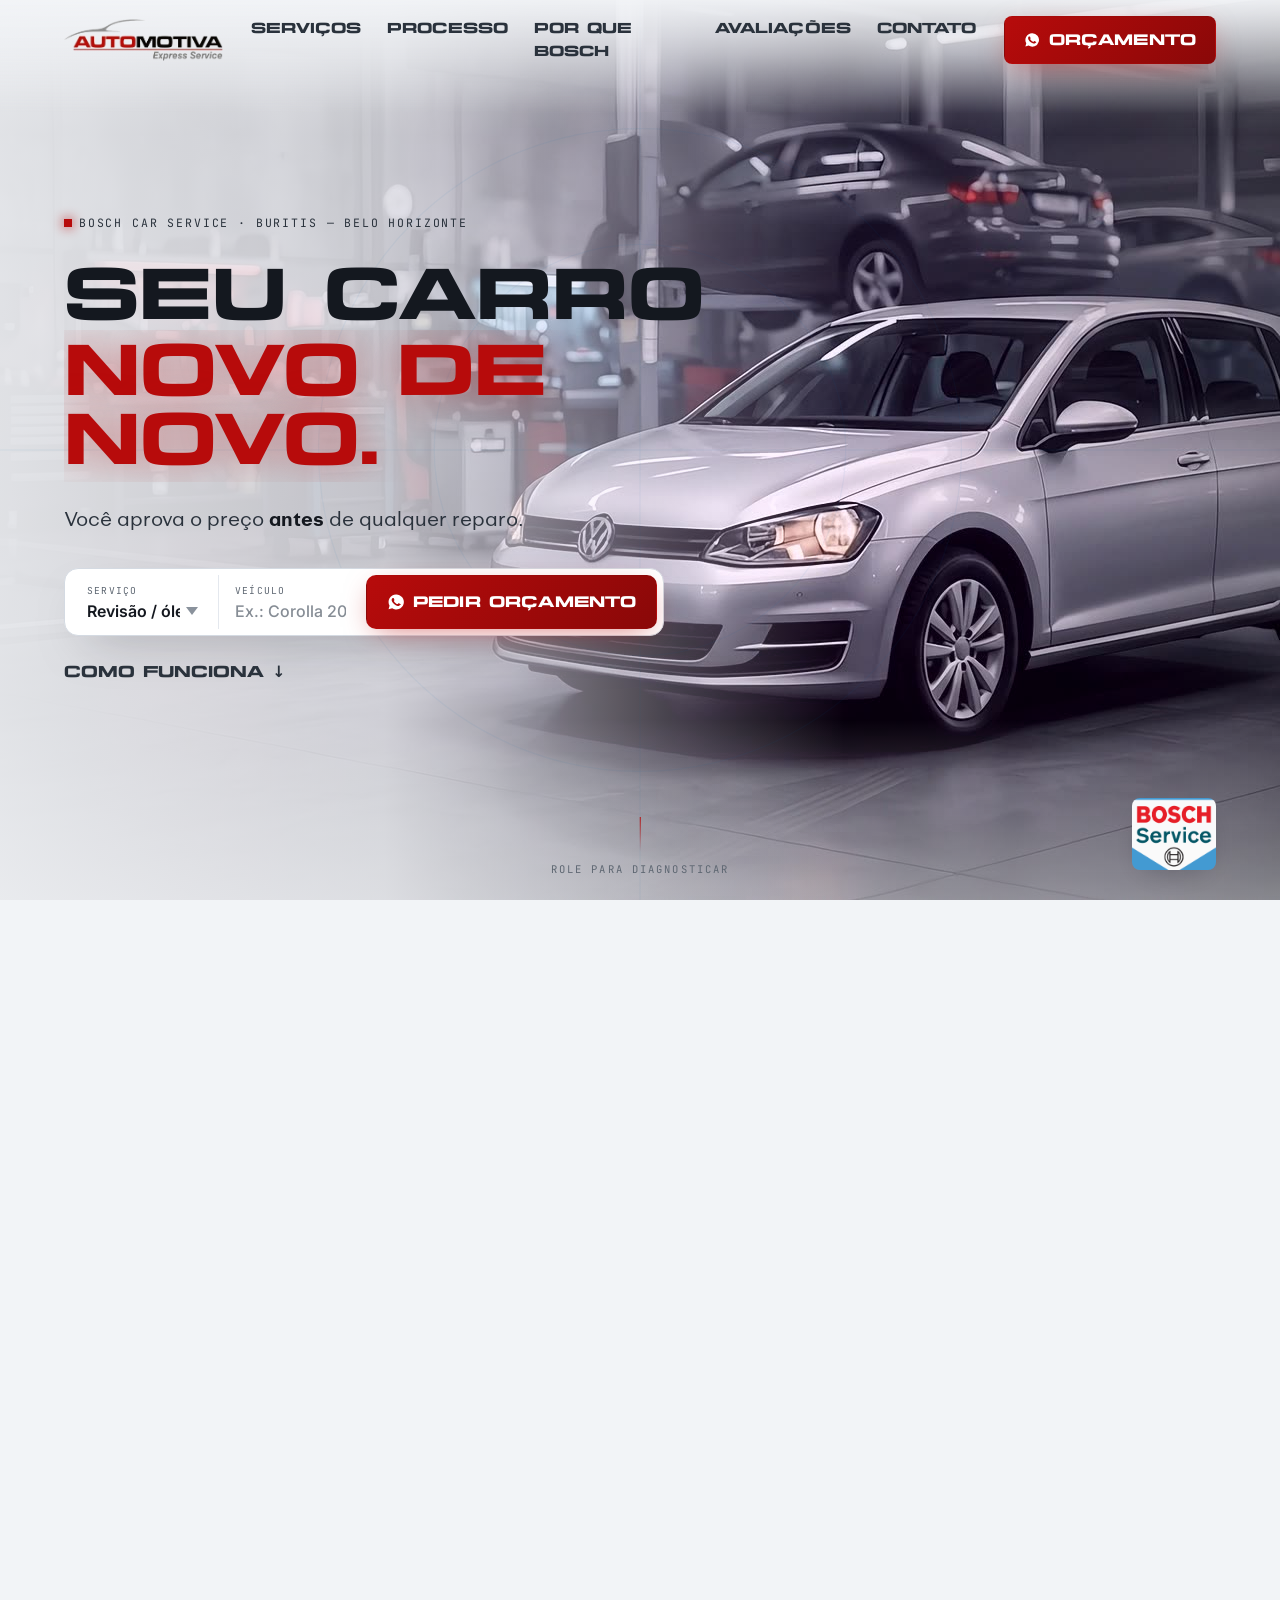
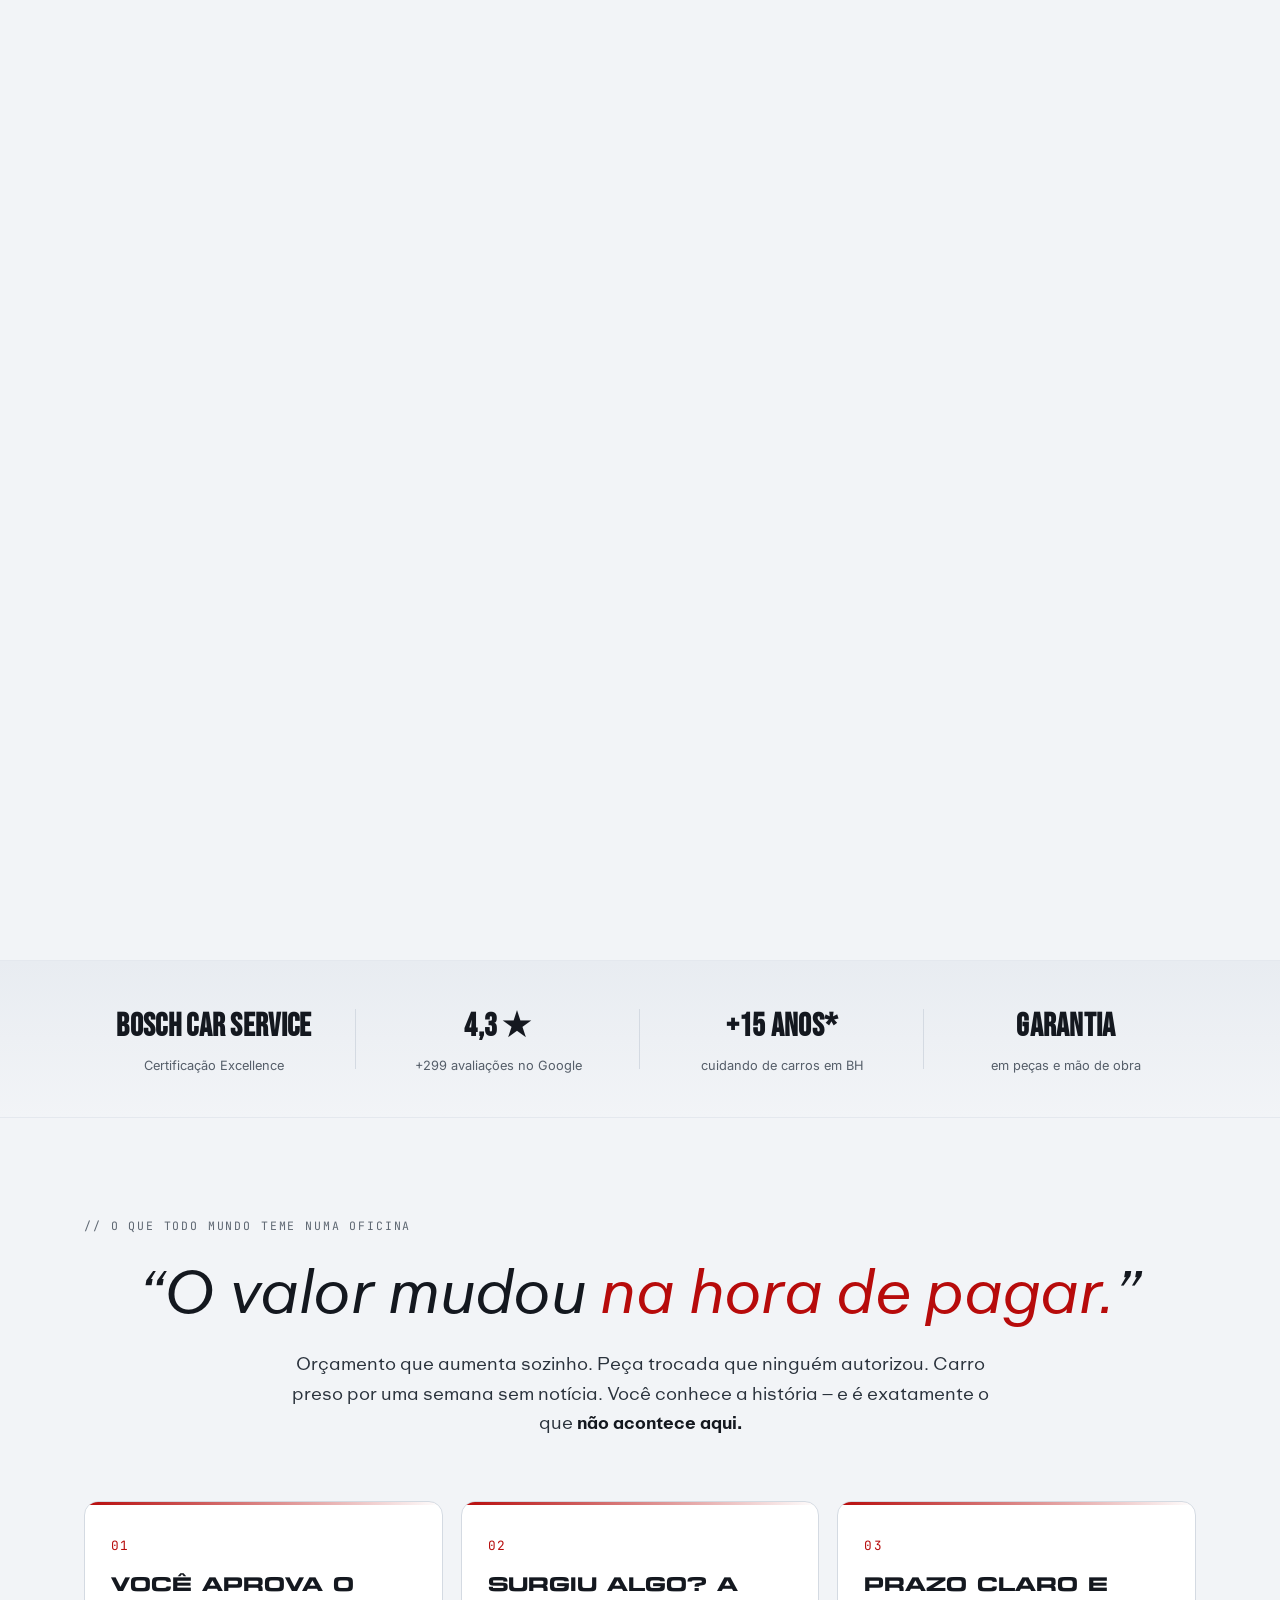
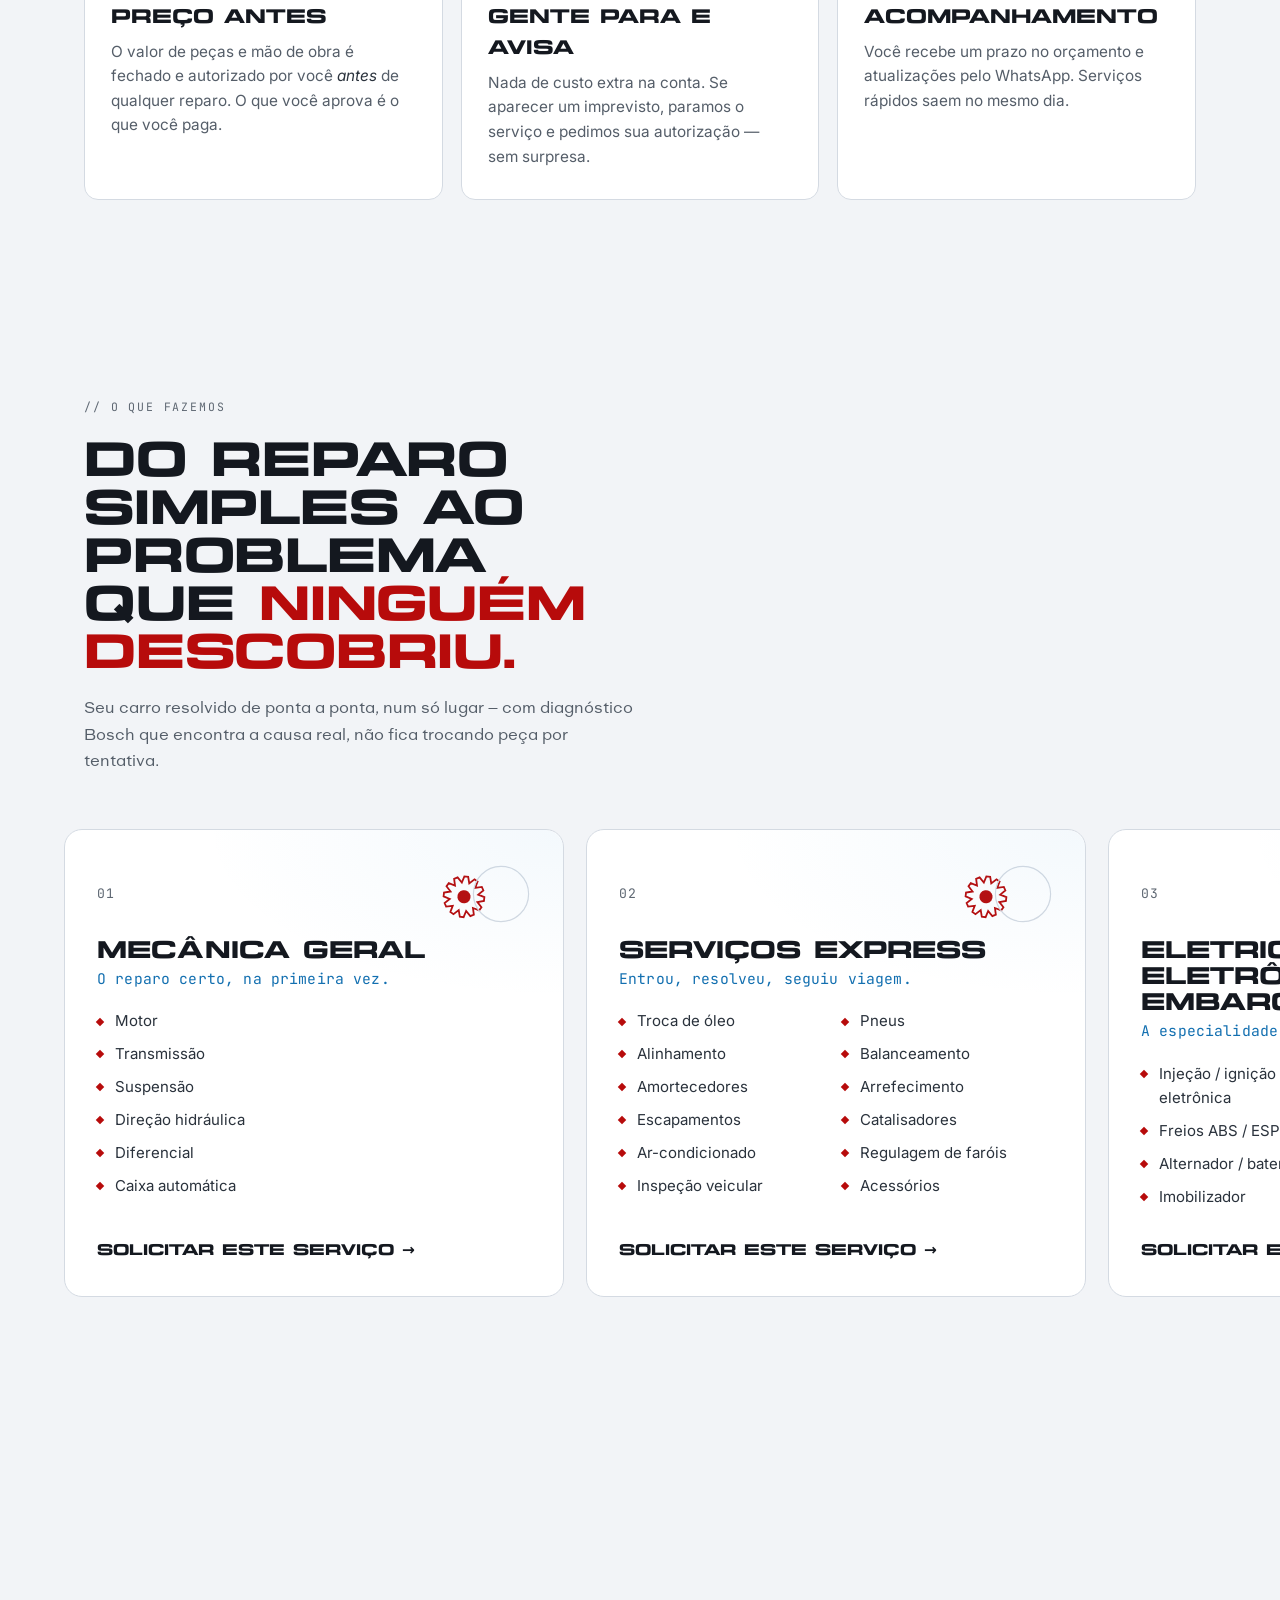
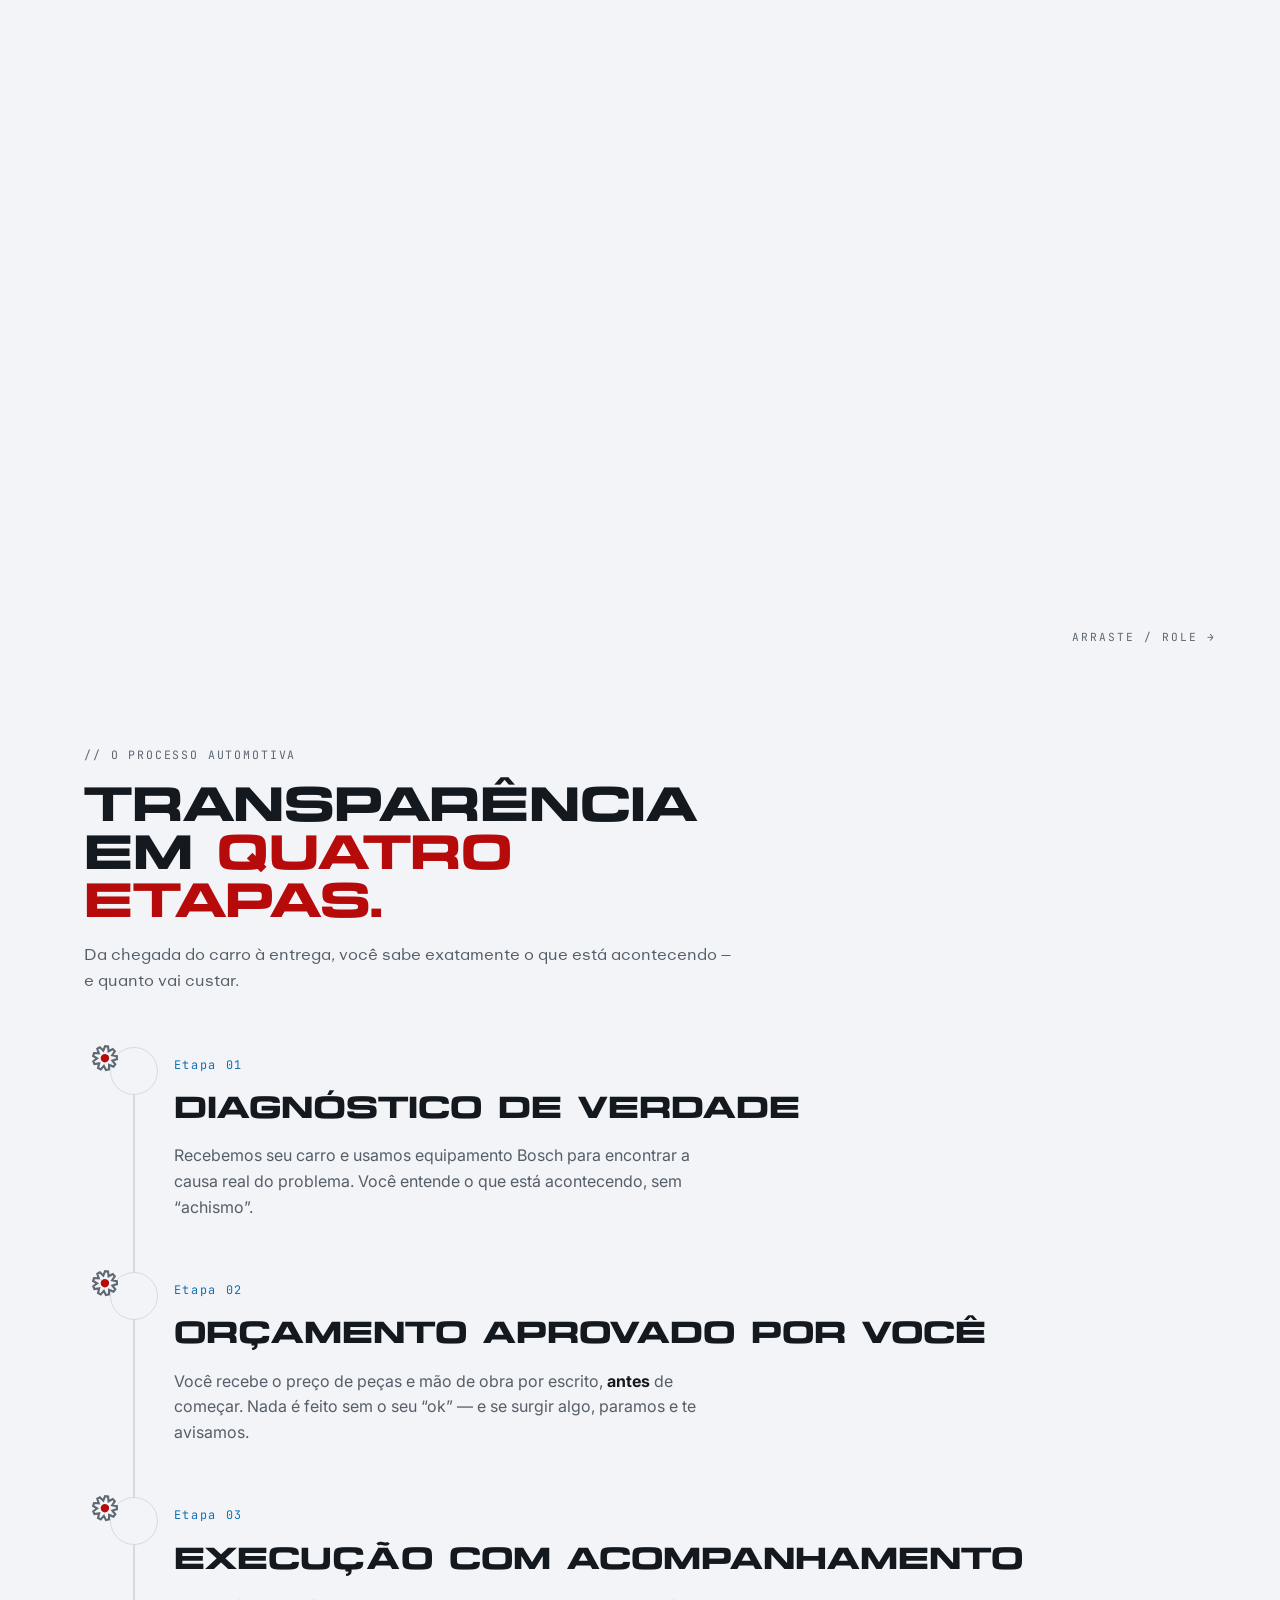
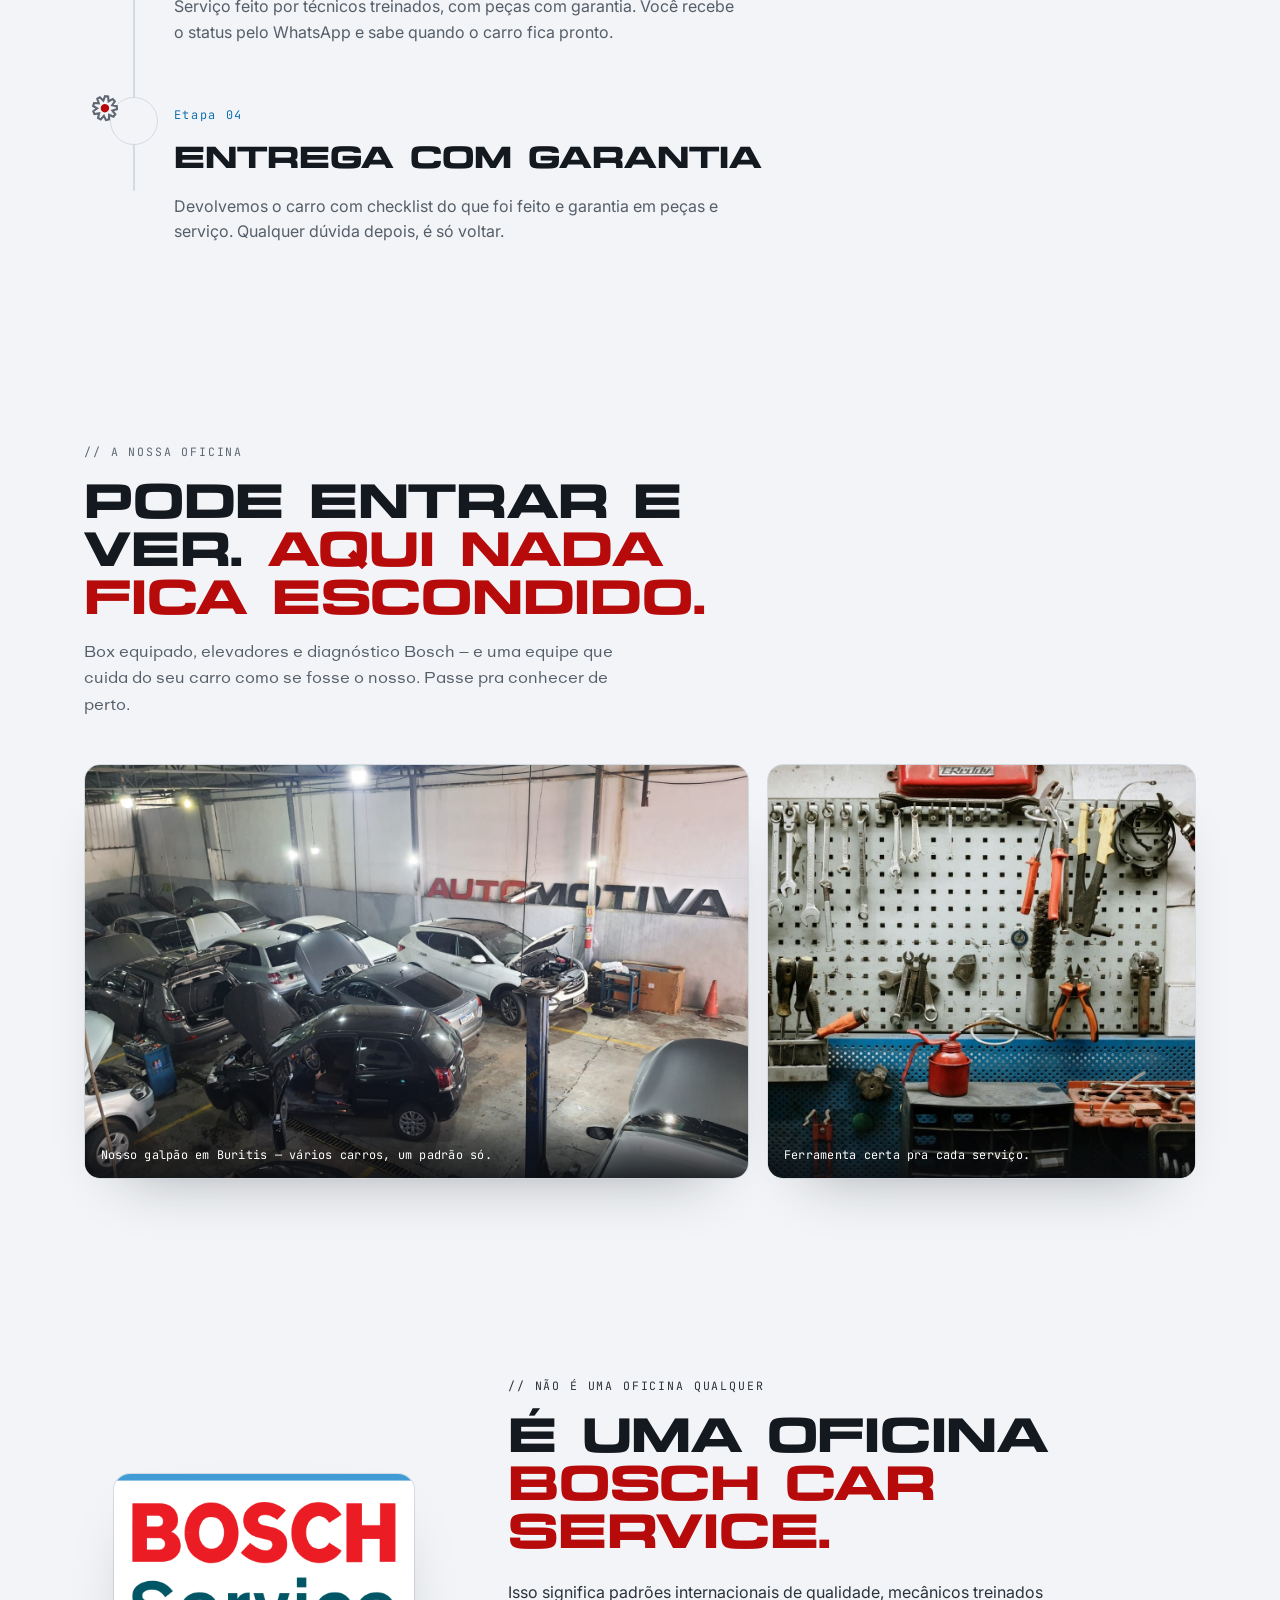
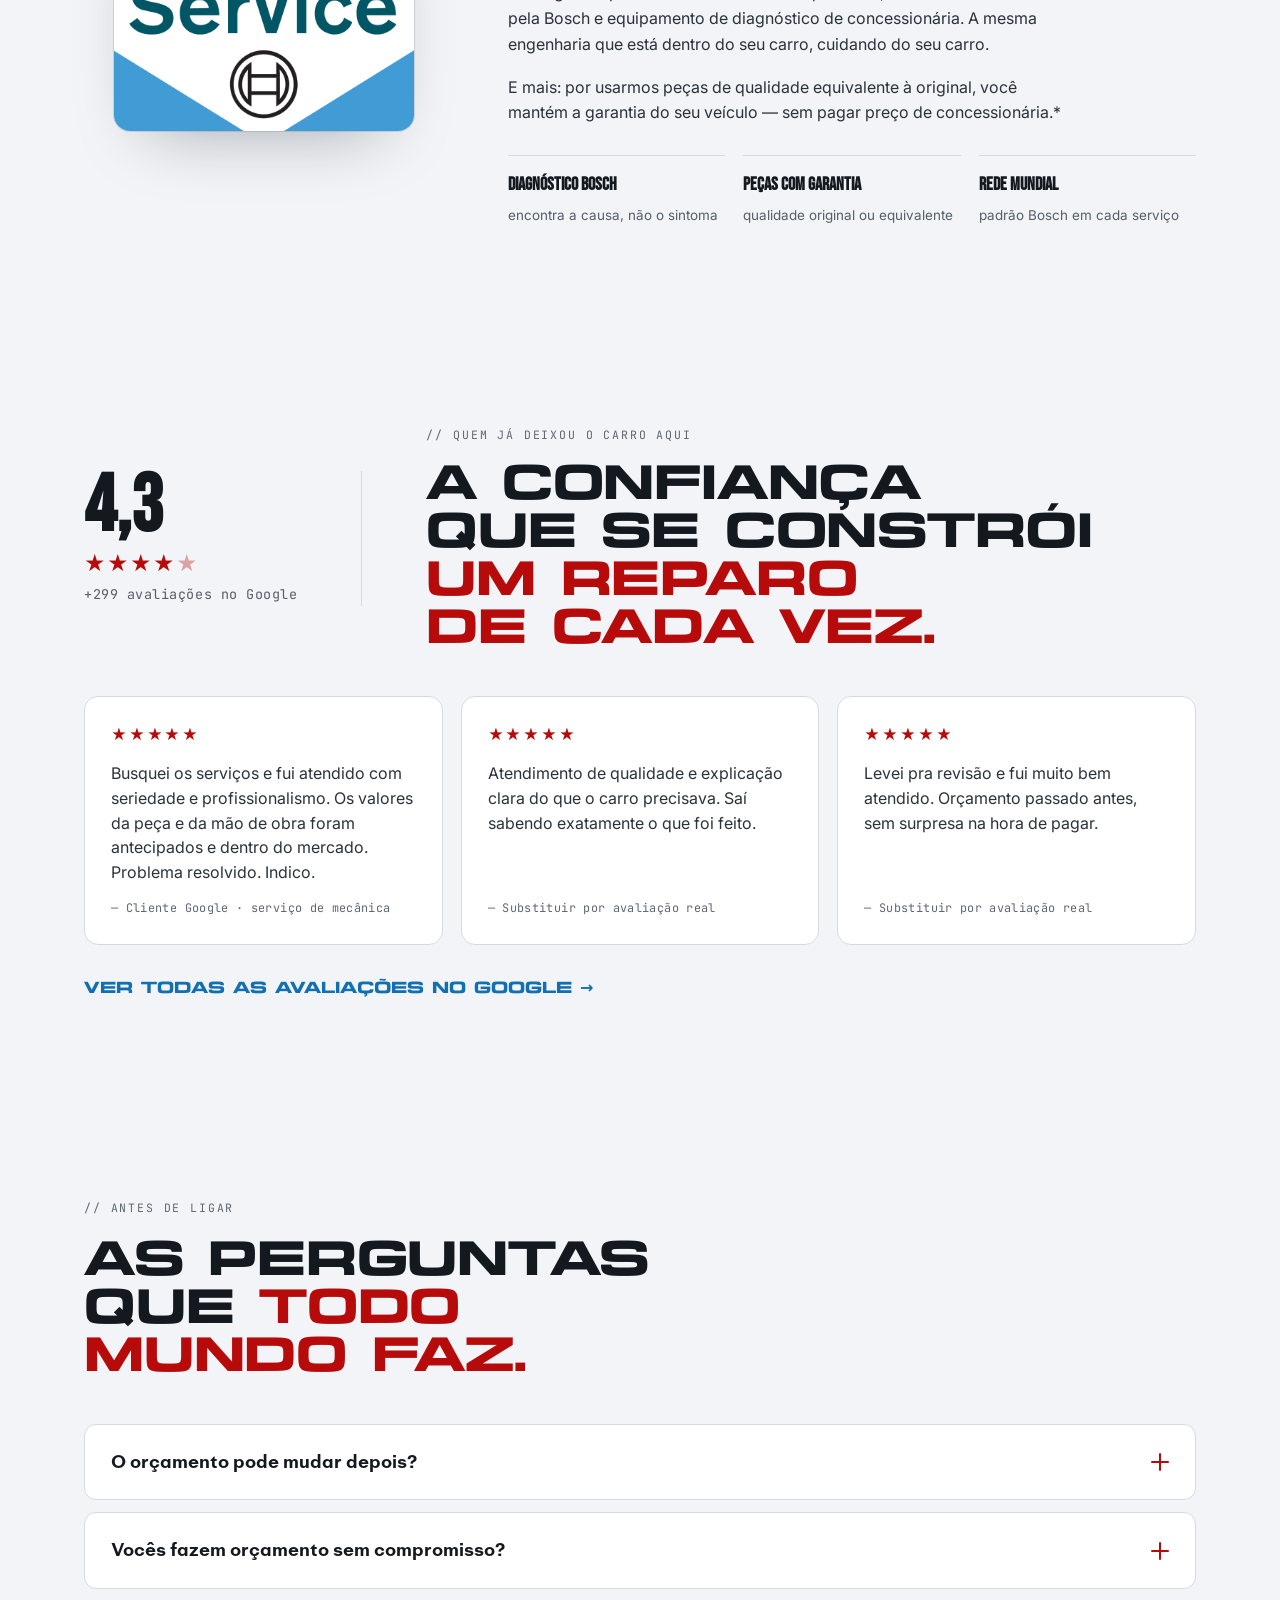
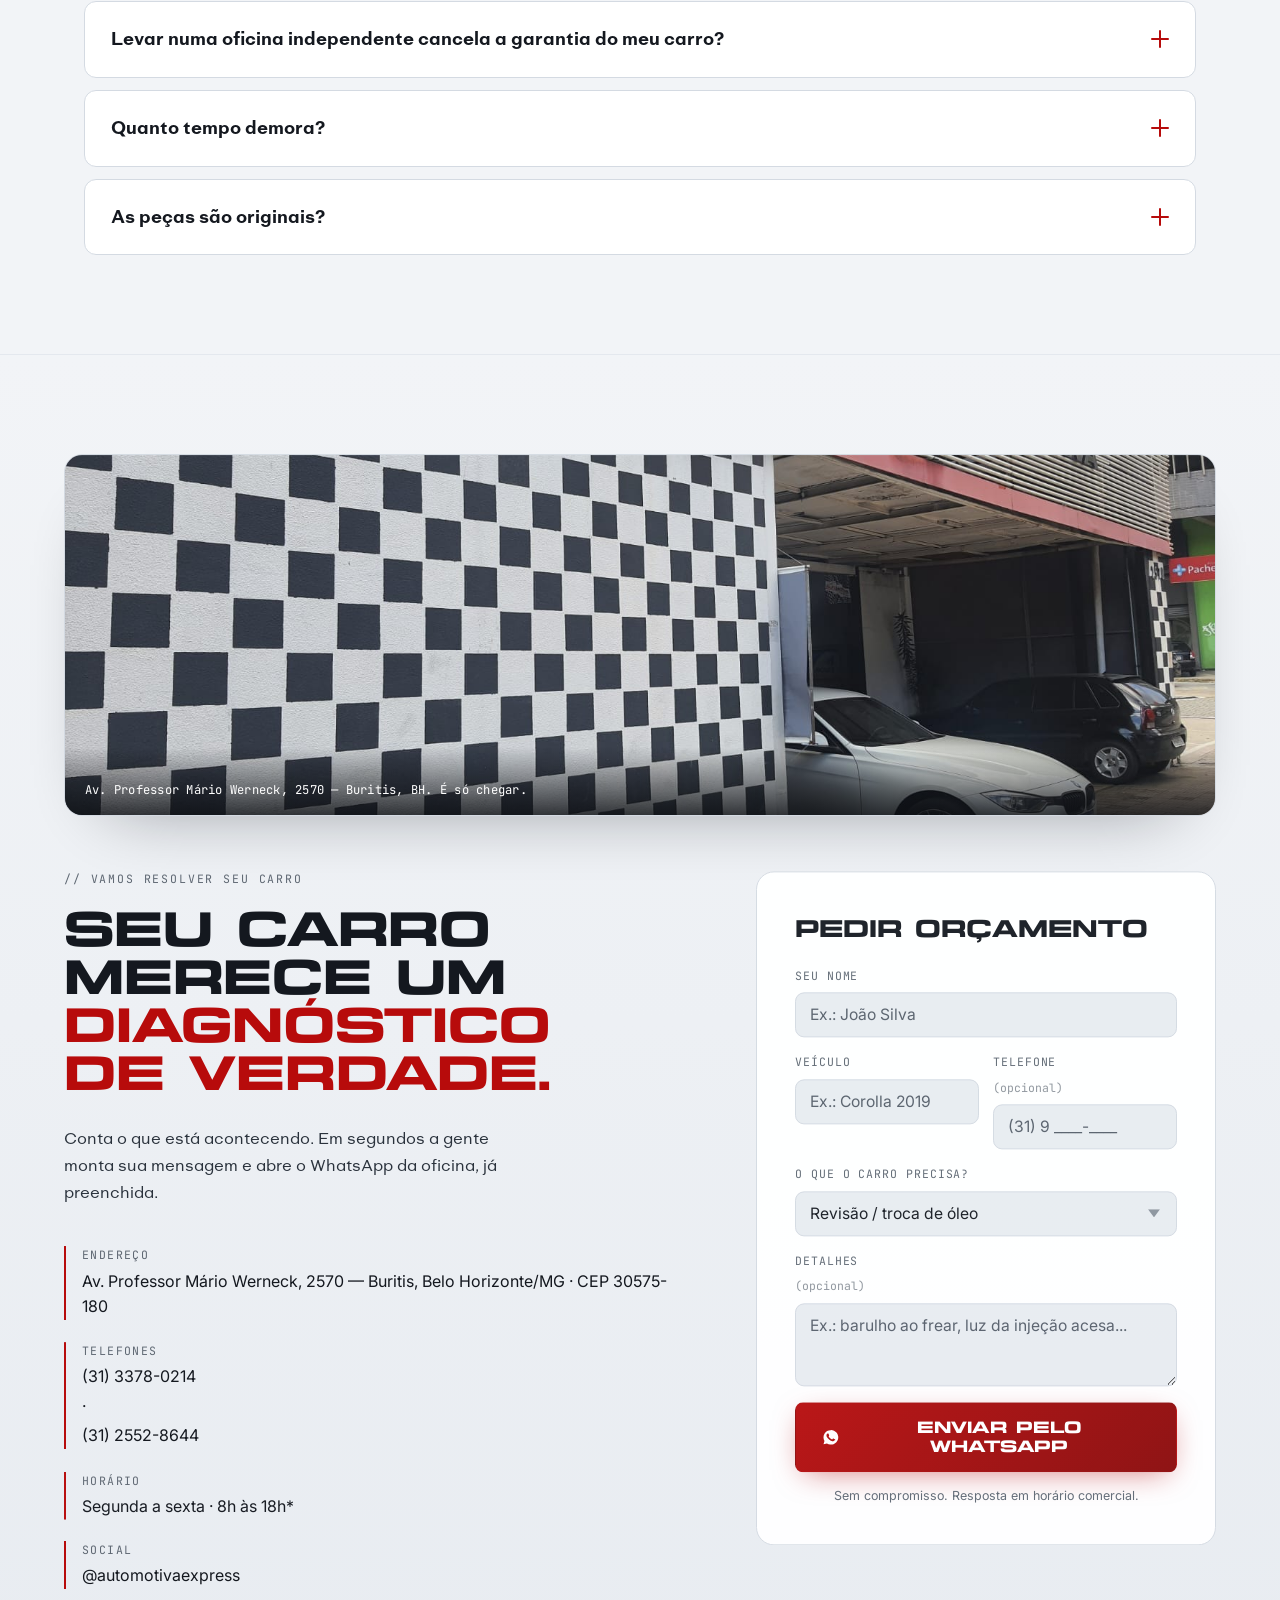
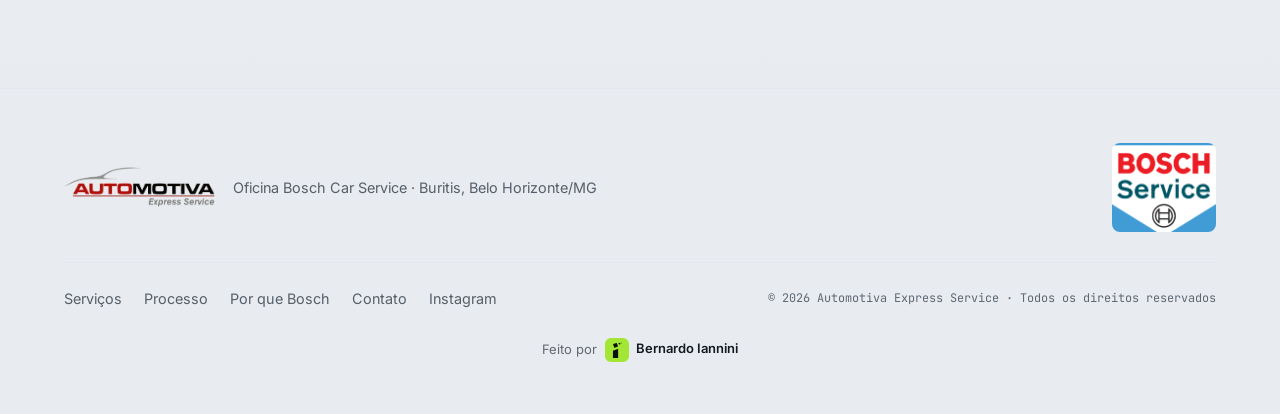
<file: index.html>
<!DOCTYPE html>
<html lang="pt-BR">
<head>
  <meta charset="UTF-8" />
  <meta name="viewport" content="width=device-width, initial-scale=1, viewport-fit=cover" />
  <title>Automotiva Express · Oficina Bosch Car Service em Buritis, BH</title>

  <meta name="description" content="Oficina Bosch Car Service em Buritis, Belo Horizonte. Diagnóstico de precisão, orçamento aprovado por você antes de qualquer reparo e garantia em cada serviço — do óleo à eletrônica embarcada." />
  <meta name="theme-color" content="#0B0D11" />

  <!-- Open Graph / social -->
  <meta property="og:type" content="website" />
  <meta property="og:title" content="Automotiva Express · Seu carro novo de novo" />
  <meta property="og:description" content="Oficina Bosch Car Service em Belo Horizonte. Diagnóstico preciso, orçamento transparente e garantia em todos os serviços." />
  <meta property="og:image" content="assets/og-image.jpg" />
  <meta property="og:url" content="https://www.automotivaexpress.com.br/" />
  <meta name="twitter:card" content="summary_large_image" />

  <link rel="icon" href="assets/logo-automotiva.png" />

  <!-- Fontes -->
  <link rel="preconnect" href="https://fonts.googleapis.com" />
  <link rel="preconnect" href="https://fonts.gstatic.com" crossorigin />
  <link href="https://fonts.googleapis.com/css2?family=Bebas+Neue&family=Inter:wght@400;500;600&family=JetBrains+Mono:wght@400;500&display=swap" rel="stylesheet" />

  <link rel="stylesheet" href="css/style.css" />

  <!-- 1º frame do herói: carrega o quanto antes para o filme aparecer instantâneo -->
  <link rel="preload" as="image" href="assets/frames/f_001.jpg" fetchpriority="high" />
<style id="bi-sign-css">
.bi-sign{--bi-size:13px;display:inline-flex;align-items:center;gap:.6em;font-size:var(--bi-size);line-height:1;color:inherit;white-space:nowrap}
.bi-sign__by{opacity:.62}
.bi-sign__link{display:inline-flex;align-items:center;gap:.5em;color:inherit;text-decoration:none;font-weight:600}
.bi-sign__mark{flex:none;width:1.85em;height:1.85em;border-radius:.45em;background:#a3e635;display:grid;place-items:center;transition:transform .35s cubic-bezier(.22,1,.36,1)}
.bi-sign__mark svg{display:block;height:68%;width:auto;fill:#0b0f0c}
.bi-sign__mark .bi-sign__dot{transform-box:fill-box;transform-origin:center;transition:transform .35s cubic-bezier(.22,1,.36,1)}
.bi-sign__name{background:linear-gradient(currentColor,currentColor) 0 100%/0 1px no-repeat;padding-bottom:.18em;transition:background-size .35s cubic-bezier(.22,1,.36,1)}
.bi-sign__link:hover .bi-sign__mark{transform:rotate(-6deg) scale(1.08)}
.bi-sign__link:hover .bi-sign__dot{transform:translate(4px,-6px)}
.bi-sign__link:hover .bi-sign__name{background-size:100% 1px}
.bi-sign__link:focus-visible{outline:2px solid #a3e635;outline-offset:4px;border-radius:.3em}
@media (prefers-reduced-motion:reduce){.bi-sign *{transition:none!important}}
.bi-sign-row{position:relative;z-index:2;display:flex;justify-content:center;padding:clamp(20px,3vw,28px) 16px clamp(16px,2vw,22px)}
</style>
</head>

<body>

  <!-- ============================ LOADER ============================ -->
  <div class="loader" id="loader" aria-hidden="true">
    <div class="loader__inner">
      <svg class="loader__gear" viewBox="-60 -60 120 120" width="64" height="64">
        <g class="gear-rot" id="loaderGear"></g>
      </svg>
      <div class="loader__label">CALIBRANDO<span class="loader__pct" id="loaderPct">0%</span></div>
      <div class="loader__bar"><span id="loaderFill"></span></div>
    </div>
  </div>

  <!-- ============================ HEADER ============================ -->
  <header class="hd" id="hd">
    <a class="hd__brand" href="#top">
      <img class="hd__logo" src="assets/logo-automotiva-transp.png" alt="Automotiva Express" />
    </a>

    <nav class="hd__nav" id="nav">
      <a href="#servicos">Serviços</a>
      <a href="#processo">Processo</a>
      <a href="#bosch">Por que Bosch</a>
      <a href="#avaliacoes">Avaliações</a>
      <a href="#contato">Contato</a>
    </nav>

    <a class="btn btn--wa hd__cta" href="#contato" data-wa>
      <svg viewBox="0 0 24 24" width="16" height="16" aria-hidden="true"><path fill="currentColor" d="M12 2a10 10 0 0 0-8.6 15l-1.3 4.6 4.8-1.3A10 10 0 1 0 12 2Zm5.4 14.1c-.2.6-1.3 1.2-1.8 1.2-.5.1-1 .2-3.4-.7-2.9-1.2-4.7-4.1-4.8-4.3-.2-.2-1.2-1.6-1.2-3s.7-2.1 1-2.4c.2-.3.5-.3.7-.3h.5c.2 0 .4 0 .6.5l.8 2c.1.2.1.4 0 .5l-.4.6c-.2.2-.3.4-.1.7.2.3.9 1.4 1.9 2.3 1.3 1.1 2.3 1.5 2.6 1.6.3.1.5.1.6-.1l.8-1c.2-.2.4-.2.6-.1l1.9.9c.3.2.4.2.5.4.1.1.1.6-.1 1.2Z"/></svg>
      Orçamento
    </a>

    <button class="hd__burger" id="burger" aria-label="Abrir menu" aria-expanded="false">
      <span></span><span></span>
    </button>
  </header>

  <main id="top">

  <!-- ============================ FILM (herói cinematográfico contínuo) ============================ -->
  <!-- O #film é alto (520vh); o palco fica "sticky" e o canvas "reproduz" o filme conforme o scroll.
       O texto troca por ATO (crossfade) sobre o filme, depois assenta e as seções estáticas entram. -->
  <section id="film">
    <div class="film__stage">

      <!-- camada 1: o "filme" (scroll-vídeo / canvas) -->
      <canvas class="hero__canvas" id="heroCanvas"></canvas>
      <!-- scrims adaptativos: o esquerdo serve o ato 1; o inferior sobe nos beats do motor -->
      <div class="hero__scrim" id="scrimL"></div>
      <div class="hero__scrim-b" id="scrimB"></div>

      <!-- camada 2: HUD de diagnóstico (sutil) — reaproveitável p/ o handoff de peças (passo 4) -->
      <svg class="hero__rig" id="rig" viewBox="0 0 1200 700" preserveAspectRatio="xMidYMid slice" aria-hidden="true">
        <g class="rig__grid">
          <line x1="0" y1="350" x2="1200" y2="350" /><line x1="600" y1="0" x2="600" y2="700" />
          <circle cx="600" cy="350" r="250" /><circle cx="600" cy="350" r="160" />
        </g>
      </svg>

      <!-- camada 3: ATOS — o texto troca por faixa de scroll sobre o filme contínuo -->
      <div class="acts">

        <article class="act act--left" id="act1" data-start="0.00" data-end="0.22">
          <div class="act__inner">
            <p class="eyebrow eyebrow--hero">
              <span class="tick"></span> BOSCH CAR SERVICE · BURITIS — BELO HORIZONTE
            </p>
            <h1 class="hero__title">
              Seu carro<br />
              <em>novo de novo.</em>
            </h1>
            <p class="hero__sub">
              Você aprova o preço <strong>antes</strong> de qualquer reparo.
            </p>

            <form class="hero__bar" id="heroBar" aria-label="Iniciar orçamento no WhatsApp">
              <label class="hero__bar-field">
                <span>Serviço</span>
                <select id="hbServico">
                  <option>Revisão / óleo</option>
                  <option>Mecânica geral</option>
                  <option>Freios / ABS</option>
                  <option>Elétrica / eletrônica</option>
                  <option>Ar-condicionado</option>
                  <option>Luz no painel</option>
                  <option>Outro</option>
                </select>
              </label>
              <label class="hero__bar-field">
                <span>Veículo</span>
                <input id="hbVeiculo" type="text" placeholder="Ex.: Corolla 2019" autocomplete="off" />
              </label>
              <button class="btn btn--wa hero__bar-go" type="submit">
                <svg viewBox="0 0 24 24" width="18" height="18" aria-hidden="true"><path fill="currentColor" d="M12 2a10 10 0 0 0-8.6 15l-1.3 4.6 4.8-1.3A10 10 0 1 0 12 2Zm5.4 14.1c-.2.6-1.3 1.2-1.8 1.2-.5.1-1 .2-3.4-.7-2.9-1.2-4.7-4.1-4.8-4.3-.2-.2-1.2-1.6-1.2-3s.7-2.1 1-2.4c.2-.3.5-.3.7-.3h.5c.2 0 .4 0 .6.5l.8 2c.1.2.1.4 0 .5l-.4.6c-.2.2-.3.4-.1.7.2.3.9 1.4 1.9 2.3 1.3 1.1 2.3 1.5 2.6 1.6.3.1.5.1.6-.1l.8-1c.2-.2.4-.2.6-.1l1.9.9c.3.2.4.2.5.4.1.1.1.6-.1 1.2Z"/></svg>
                Pedir orçamento
              </button>
            </form>

            <a class="hero__secondary" href="#processo">Como funciona ↓</a>
          </div>
        </article>

        <article class="act act--bottom-left" id="act2" data-start="0.24" data-end="0.45" aria-hidden="true">
          <div class="act__inner">
            <p class="act__statement">
              A gente acha o <strong>problema de verdade.</strong>
            </p>
          </div>
        </article>

        <article class="act act--bottom" id="act3" data-start="0.50" data-end="0.76" aria-hidden="true">
          <div class="act__inner">
            <p class="act__statement">
              <strong>Sem surpresa</strong> na conta.
            </p>
          </div>
        </article>

        <!-- ato 4: fechamento + CTA no beat final (antes mudo). Bookend do slogan. -->
        <article class="act act--bottom-left" id="act4" data-start="0.80" data-end="1.3" aria-hidden="true">
          <div class="act__inner act__inner--close">
            <p class="act__statement act__statement--close">
              Seu carro <em>novo de novo.</em>
            </p>
            <a class="btn btn--wa act__cta" href="#contato">
              <svg viewBox="0 0 24 24" width="18" height="18" aria-hidden="true"><path fill="currentColor" d="M12 2a10 10 0 0 0-8.6 15l-1.3 4.6 4.8-1.3A10 10 0 1 0 12 2Zm5.4 14.1c-.2.6-1.3 1.2-1.8 1.2-.5.1-1 .2-3.4-.7-2.9-1.2-4.7-4.1-4.8-4.3-.2-.2-1.2-1.6-1.2-3s.7-2.1 1-2.4c.2-.3.5-.3.7-.3h.5c.2 0 .4 0 .6.5l.8 2c.1.2.1.4 0 .5l-.4.6c-.2.2-.3.4-.1.7.2.3.9 1.4 1.9 2.3 1.3 1.1 2.3 1.5 2.6 1.6.3.1.5.1.6-.1l.8-1c.2-.2.4-.2.6-.1l1.9.9c.3.2.4.2.5.4.1.1.1.6-.1 1.2Z"/></svg>
              Pedir orçamento
            </a>
          </div>
        </article>

      </div>

      <div class="hero__seal">
        <img src="assets/bosch-car-service.png" alt="Bosch Car Service" />
      </div>

      <div class="hero__scroll" id="scrollHint"><span></span>role para diagnosticar</div>
    </div>
  </section>

  <!-- ============================ BARRA DE CONFIANÇA ============================ -->
  <section class="trust" aria-label="Indicadores de confiança">
    <ul class="trust__row">
      <li data-reveal><strong>Bosch Car Service</strong><span>Certificação Excellence</span></li>
      <li data-reveal><strong>4,3 ★</strong><span>+299 avaliações no Google</span></li>
      <li data-reveal><strong data-flag>+15 anos*</strong><span>cuidando de carros em BH</span></li>
      <li data-reveal><strong>Garantia</strong><span>em peças e mão de obra</span></li>
    </ul>
  </section>

  <!-- ============================ A PROMESSA (dor das avaliações) ============================ -->
  <section class="promise" id="promise">
    <p class="eyebrow" data-reveal>// O QUE TODO MUNDO TEME NUMA OFICINA</p>
    <h2 class="promise__quote" data-reveal>
      “O valor mudou <span>na hora de pagar.</span>”
    </h2>
    <p class="promise__lead" data-reveal>
      Orçamento que aumenta sozinho. Peça trocada que ninguém autorizou. Carro preso por uma
      semana sem notícia. Você conhece a história — e é exatamente o que <strong>não acontece aqui.</strong>
    </p>
    <div class="promise__grid">
      <div class="promise__card" data-reveal>
        <span class="num">01</span>
        <h3>Você aprova o preço antes</h3>
        <p>O valor de peças e mão de obra é fechado e autorizado por você <em>antes</em> de qualquer reparo. O que você aprova é o que você paga.</p>
      </div>
      <div class="promise__card" data-reveal>
        <span class="num">02</span>
        <h3>Surgiu algo? A gente para e avisa</h3>
        <p>Nada de custo extra na conta. Se aparecer um imprevisto, paramos o serviço e pedimos sua autorização — sem surpresa.</p>
      </div>
      <div class="promise__card" data-reveal>
        <span class="num">03</span>
        <h3>Prazo claro e acompanhamento</h3>
        <p>Você recebe um prazo no orçamento e atualizações pelo WhatsApp. Serviços rápidos saem no mesmo dia.</p>
      </div>
    </div>
  </section>

  <!-- ============================ SERVIÇOS (scroll horizontal) ============================ -->
  <section class="svc" id="servicos">
    <div class="svc__intro">
      <p class="eyebrow" data-reveal>// O QUE FAZEMOS</p>
      <h2 data-reveal>Do reparo simples ao problema que <span>ninguém descobriu.</span></h2>
      <p class="svc__intro-sub" data-reveal>Seu carro resolvido de ponta a ponta, num só lugar — com diagnóstico Bosch que encontra a causa real, não fica trocando peça por tentativa.</p>
    </div>

    <div class="svc__viewport" id="svcViewport">
      <div class="svc__track" id="svcTrack">

        <article class="svc__panel">
          <div class="svc__panel-head">
            <span class="svc__idx">01</span>
            <svg class="svc__glyph" viewBox="-50 -50 100 100" aria-hidden="true">
              <g class="gear-rot svc__glyph-gear"></g>
              <circle class="svc__glyph-ring" cx="0" cy="0" r="46"/>
            </svg>
          </div>
          <h3>Mecânica Geral</h3>
          <p class="svc__lead">O reparo certo, na primeira vez.</p>
          <ul class="svc__list">
            <li>Motor</li><li>Transmissão</li><li>Suspensão</li>
            <li>Direção hidráulica</li><li>Diferencial</li><li>Caixa automática</li>
          </ul>
          <a class="svc__cta" href="#contato" data-wa>Solicitar este serviço →</a>
        </article>

        <article class="svc__panel">
          <div class="svc__panel-head">
            <span class="svc__idx">02</span>
            <svg class="svc__glyph" viewBox="-50 -50 100 100" aria-hidden="true">
              <g class="gear-rot svc__glyph-gear"></g>
              <circle class="svc__glyph-ring" cx="0" cy="0" r="46"/>
            </svg>
          </div>
          <h3>Serviços Express</h3>
          <p class="svc__lead">Entrou, resolveu, seguiu viagem.</p>
          <ul class="svc__list svc__list--2">
            <li>Troca de óleo</li><li>Pneus</li><li>Alinhamento</li><li>Balanceamento</li>
            <li>Amortecedores</li><li>Arrefecimento</li><li>Escapamentos</li><li>Catalisadores</li>
            <li>Ar-condicionado</li><li>Regulagem de faróis</li><li>Inspeção veicular</li><li>Acessórios</li>
          </ul>
          <a class="svc__cta" href="#contato" data-wa>Solicitar este serviço →</a>
        </article>

        <article class="svc__panel">
          <div class="svc__panel-head">
            <span class="svc__idx">03</span>
            <svg class="svc__glyph" viewBox="-50 -50 100 100" aria-hidden="true">
              <g class="gear-rot svc__glyph-gear"></g>
              <circle class="svc__glyph-ring" cx="0" cy="0" r="46"/>
            </svg>
          </div>
          <h3>Eletricidade &amp; Eletrônica Embarcada</h3>
          <p class="svc__lead">A especialidade que separa oficina de oficina.</p>
          <ul class="svc__list svc__list--2">
            <li>Injeção / ignição eletrônica</li><li>Sistemas elétricos</li>
            <li>Freios ABS / ESP</li><li>Air bag</li>
            <li>Alternador / bateria</li><li>Motor de partida</li>
            <li>Imobilizador</li><li>Regulagem de motores</li>
          </ul>
          <a class="svc__cta" href="#contato" data-wa>Solicitar este serviço →</a>
        </article>

        <article class="svc__panel svc__panel--cta">
          <p class="eyebrow">// NÃO ACHOU?</p>
          <h3>Tem outra coisa no seu carro?</h3>
          <p class="svc__lead">Descreve pra gente. Se for sobre rodas, provavelmente resolvemos.</p>
          <a class="btn btn--wa btn--lg" href="#contato" data-wa>Falar com a oficina</a>
        </article>

      </div>
    </div>
    <p class="svc__hint" id="svcHint">arraste / role →</p>
  </section>

  <!-- ============================ COMO FUNCIONA (linha de torque) ============================ -->
  <section class="proc" id="processo">
    <div class="proc__head">
      <p class="eyebrow" data-reveal>// O PROCESSO AUTOMOTIVA</p>
      <h2 data-reveal>Transparência em <span>quatro etapas.</span></h2>
      <p class="proc__sub" data-reveal>Da chegada do carro à entrega, você sabe exatamente o que está acontecendo — e quanto vai custar.</p>
    </div>

    <div class="proc__timeline">
      <!-- a linha que se desenha conforme você rola -->
      <svg class="proc__line" id="procLine" viewBox="0 0 40 1000" preserveAspectRatio="none" aria-hidden="true">
        <path id="procPath" d="M20 0 L20 1000" />
        <path id="procPathBg" d="M20 0 L20 1000" />
      </svg>

      <ol class="proc__steps">
        <li class="proc__step" data-reveal>
          <div class="proc__node"><svg viewBox="-24 -24 48 48"><g class="gear-rot proc__node-gear"></g></svg></div>
          <div class="proc__body">
            <span class="proc__step-idx">Etapa 01</span>
            <h3>Diagnóstico de verdade</h3>
            <p>Recebemos seu carro e usamos equipamento Bosch para encontrar a causa real do problema. Você entende o que está acontecendo, sem “achismo”.</p>
          </div>
        </li>
        <li class="proc__step" data-reveal>
          <div class="proc__node"><svg viewBox="-24 -24 48 48"><g class="gear-rot proc__node-gear"></g></svg></div>
          <div class="proc__body">
            <span class="proc__step-idx">Etapa 02</span>
            <h3>Orçamento aprovado por você</h3>
            <p>Você recebe o preço de peças e mão de obra por escrito, <strong>antes</strong> de começar. Nada é feito sem o seu “ok” — e se surgir algo, paramos e te avisamos.</p>
          </div>
        </li>
        <li class="proc__step" data-reveal>
          <div class="proc__node"><svg viewBox="-24 -24 48 48"><g class="gear-rot proc__node-gear"></g></svg></div>
          <div class="proc__body">
            <span class="proc__step-idx">Etapa 03</span>
            <h3>Execução com acompanhamento</h3>
            <p>Serviço feito por técnicos treinados, com peças com garantia. Você recebe o status pelo WhatsApp e sabe quando o carro fica pronto.</p>
          </div>
        </li>
        <li class="proc__step" data-reveal>
          <div class="proc__node"><svg viewBox="-24 -24 48 48"><g class="gear-rot proc__node-gear"></g></svg></div>
          <div class="proc__body">
            <span class="proc__step-idx">Etapa 04</span>
            <h3>Entrega com garantia</h3>
            <p>Devolvemos o carro com checklist do que foi feito e garantia em peças e serviço. Qualquer dúvida depois, é só voltar.</p>
          </div>
        </li>
      </ol>
    </div>
  </section>

  <!-- ============================ A NOSSA OFICINA (fotos reais) ============================ -->
  <section class="shop" id="oficina">
    <div class="shop__head">
      <p class="eyebrow" data-reveal>// A NOSSA OFICINA</p>
      <h2 data-reveal>Pode entrar e ver. <span>Aqui nada fica escondido.</span></h2>
      <p class="shop__sub" data-reveal>Box equipado, elevadores e diagnóstico Bosch — e uma equipe que cuida do seu carro como se fosse o nosso. Passe pra conhecer de perto.</p>
    </div>
    <div class="shop__grid">
      <figure class="shop__fig shop__fig--main" data-reveal>
        <img src="assets/oficina-interior.jpg" alt="Interior da oficina Automotiva Express em Buritis, com vários carros em elevadores" loading="lazy" />
        <figcaption>Nosso galpão em Buritis — vários carros, um padrão só.</figcaption>
      </figure>
      <figure class="shop__fig shop__fig--side" data-reveal>
        <img src="assets/oficina-ferramentas.jpg" alt="Painel de ferramentas organizado na Automotiva Express" loading="lazy" />
        <figcaption>Ferramenta certa pra cada serviço.</figcaption>
      </figure>
    </div>
  </section>

  <!-- ============================ POR QUE BOSCH ============================ -->
  <section class="bosch" id="bosch">
    <div class="bosch__seal" data-reveal>
      <img src="assets/bosch-car-service.png" alt="Selo Bosch Car Service" loading="lazy" />
    </div>
    <div class="bosch__txt">
      <p class="eyebrow" data-reveal>// NÃO É UMA OFICINA QUALQUER</p>
      <h2 data-reveal>É uma oficina <span>Bosch Car Service.</span></h2>
      <p data-reveal>
        Isso significa padrões internacionais de qualidade, mecânicos treinados pela Bosch e
        equipamento de diagnóstico de concessionária. A mesma engenharia que está dentro do seu
        carro, cuidando do seu carro.
      </p>
      <p data-reveal data-flag>
        E mais: por usarmos peças de qualidade equivalente à original, você mantém a garantia do
        seu veículo — sem pagar preço de concessionária.*
      </p>
      <div class="bosch__pillars">
        <div data-reveal><strong>Diagnóstico Bosch</strong><span>encontra a causa, não o sintoma</span></div>
        <div data-reveal><strong>Peças com garantia</strong><span>qualidade original ou equivalente</span></div>
        <div data-reveal><strong>Rede mundial</strong><span>padrão Bosch em cada serviço</span></div>
      </div>
    </div>
  </section>

  <!-- ============================ AVALIAÇÕES ============================ -->
  <section class="rev" id="avaliacoes">
    <div class="rev__head">
      <div class="rev__score" data-reveal>
        <span class="rev__num">4,3</span>
        <span class="rev__stars">★★★★<span class="half">★</span></span>
        <span class="rev__count">+299 avaliações no Google</span>
      </div>
      <div class="rev__intro" data-reveal>
        <p class="eyebrow">// QUEM JÁ DEIXOU O CARRO AQUI</p>
        <h2>A confiança que se constrói <span>um reparo de cada vez.</span></h2>
      </div>
    </div>

    <!-- NOTA: cards de exemplo. Substituir pelos depoimentos REAIS do Google (ver README). -->
    <div class="rev__grid" data-placeholder-reviews>
      <figure class="rev__card" data-reveal>
        <div class="rev__card-stars">★★★★★</div>
        <blockquote>Busquei os serviços e fui atendido com seriedade e profissionalismo. Os valores da peça e da mão de obra foram antecipados e dentro do mercado. Problema resolvido. Indico.</blockquote>
        <figcaption>— Cliente Google · serviço de mecânica</figcaption>
      </figure>
      <figure class="rev__card" data-reveal>
        <div class="rev__card-stars">★★★★★</div>
        <blockquote>Atendimento de qualidade e explicação clara do que o carro precisava. Saí sabendo exatamente o que foi feito.</blockquote>
        <figcaption>— Substituir por avaliação real</figcaption>
      </figure>
      <figure class="rev__card" data-reveal>
        <div class="rev__card-stars">★★★★★</div>
        <blockquote>Levei pra revisão e fui muito bem atendido. Orçamento passado antes, sem surpresa na hora de pagar.</blockquote>
        <figcaption>— Substituir por avaliação real</figcaption>
      </figure>
    </div>

    <a class="rev__link" href="https://www.google.com/maps/place/Automotiva+Express+Service/@-19.9759025,-43.9703606,17z" target="_blank" rel="noopener">Ver todas as avaliações no Google →</a>
  </section>

  <!-- ============================ FAQ ============================ -->
  <section class="faq" id="faq">
    <div class="faq__head">
      <p class="eyebrow" data-reveal>// ANTES DE LIGAR</p>
      <h2 data-reveal>As perguntas que <span>todo mundo faz.</span></h2>
    </div>
    <div class="faq__list">
      <details class="faq__item" data-reveal>
        <summary>O orçamento pode mudar depois?<span class="faq__plus"></span></summary>
        <p>Não. O valor que você aprova é o valor que você paga. Se algo a mais for necessário, paramos e pedimos sua autorização antes — sem surpresa na conta.</p>
      </details>
      <details class="faq__item" data-reveal>
        <summary>Vocês fazem orçamento sem compromisso?<span class="faq__plus"></span></summary>
        <p>Sim. Avaliamos seu carro e passamos o orçamento. Você decide se quer seguir, sem pressão.</p>
      </details>
      <details class="faq__item" data-reveal>
        <summary>Levar numa oficina independente cancela a garantia do meu carro?<span class="faq__plus"></span></summary>
        <p>Não. Como oficina Bosch Car Service, usamos peças e procedimentos que preservam a garantia de fábrica do seu veículo.</p>
      </details>
      <details class="faq__item" data-reveal>
        <summary>Quanto tempo demora?<span class="faq__plus"></span></summary>
        <p>Damos um prazo na hora do orçamento e mantemos você informado pelo WhatsApp. Serviços rápidos costumam sair no mesmo dia.</p>
      </details>
      <details class="faq__item" data-reveal>
        <summary>As peças são originais?<span class="faq__plus"></span></summary>
        <p>Trabalhamos com peças de qualidade original ou equivalente, todas com garantia.</p>
      </details>
    </div>
  </section>

  <!-- ============================ CONTATO ============================ -->
  <section class="ct" id="contato">
    <figure class="ct__photo" data-reveal>
      <img src="assets/oficina-fachada.jpg" alt="Fachada da Automotiva Express na Av. Professor Mário Werneck, Buritis — Belo Horizonte" loading="lazy" />
      <figcaption>Av. Professor Mário Werneck, 2570 — Buritis, BH. É só chegar.</figcaption>
    </figure>
    <div class="ct__grid">
      <div class="ct__left">
        <p class="eyebrow" data-reveal>// VAMOS RESOLVER SEU CARRO</p>
        <h2 data-reveal>Seu carro merece um <span>diagnóstico de verdade.</span></h2>
        <p class="ct__lead" data-reveal>Conta o que está acontecendo. Em segundos a gente monta sua mensagem e abre o WhatsApp da oficina, já preenchida.</p>

        <ul class="ct__info">
          <li data-reveal>
            <span class="ct__info-k">Endereço</span>
            <a href="https://www.google.com/maps/place/Automotiva+Express+Service/@-19.9759025,-43.9703606,17z" target="_blank" rel="noopener">Av. Professor Mário Werneck, 2570 — Buritis, Belo Horizonte/MG · CEP 30575-180</a>
          </li>
          <li data-reveal>
            <span class="ct__info-k">Telefones</span>
            <a href="tel:+553133780214">(31) 3378-0214</a> · <a href="tel:+553125528644">(31) 2552-8644</a>
          </li>
          <li data-reveal>
            <span class="ct__info-k">Horário</span>
            <span data-flag>Segunda a sexta · 8h às 18h*</span>
          </li>
          <li data-reveal>
            <span class="ct__info-k">Social</span>
            <a href="https://www.instagram.com/automotivaexpress/" target="_blank" rel="noopener">@automotivaexpress</a>
          </li>
        </ul>
      </div>

      <div class="ct__form-wrap" data-reveal>
        <form class="ct__form" id="waForm" novalidate>
          <h3>Pedir orçamento</h3>
          <label>Seu nome
            <input type="text" id="fNome" placeholder="Ex.: João Silva" required />
          </label>
          <div class="ct__row">
            <label>Veículo
              <input type="text" id="fCarro" placeholder="Ex.: Corolla 2019" />
            </label>
            <label>Telefone <span>(opcional)</span>
              <input type="tel" id="fTel" placeholder="(31) 9 ____-____" />
            </label>
          </div>
          <label>O que o carro precisa?
            <select id="fServico">
              <option value="Revisão / troca de óleo">Revisão / troca de óleo</option>
              <option value="Mecânica geral (motor, câmbio, suspensão)">Mecânica geral (motor, câmbio, suspensão)</option>
              <option value="Freios / ABS">Freios / ABS</option>
              <option value="Elétrica / eletrônica embarcada">Elétrica / eletrônica embarcada</option>
              <option value="Ar-condicionado">Ar-condicionado</option>
              <option value="Luz acesa no painel (diagnóstico)">Luz acesa no painel (diagnóstico)</option>
              <option value="Outro">Outro</option>
            </select>
          </label>
          <label>Detalhes <span>(opcional)</span>
            <textarea id="fMsg" rows="3" placeholder="Ex.: barulho ao frear, luz da injeção acesa..."></textarea>
          </label>
          <button class="btn btn--wa btn--block btn--lg" type="submit">
            <svg viewBox="0 0 24 24" width="18" height="18" aria-hidden="true"><path fill="currentColor" d="M12 2a10 10 0 0 0-8.6 15l-1.3 4.6 4.8-1.3A10 10 0 1 0 12 2Zm5.4 14.1c-.2.6-1.3 1.2-1.8 1.2-.5.1-1 .2-3.4-.7-2.9-1.2-4.7-4.1-4.8-4.3-.2-.2-1.2-1.6-1.2-3s.7-2.1 1-2.4c.2-.3.5-.3.7-.3h.5c.2 0 .4 0 .6.5l.8 2c.1.2.1.4 0 .5l-.4.6c-.2.2-.3.4-.1.7.2.3.9 1.4 1.9 2.3 1.3 1.1 2.3 1.5 2.6 1.6.3.1.5.1.6-.1l.8-1c.2-.2.4-.2.6-.1l1.9.9c.3.2.4.2.5.4.1.1.1.6-.1 1.2Z"/></svg>
            Enviar pelo WhatsApp
          </button>
          <p class="ct__form-note">Sem compromisso. Resposta em horário comercial.</p>
        </form>
      </div>
    </div>
  </section>

  </main>

  <!-- ============================ FOOTER ============================ -->
  <footer class="ft">
    <div class="ft__top">
      <div class="ft__brand">
        <img class="ft__logo" src="assets/logo-automotiva-transp.png" alt="Automotiva Express" />
        <p>Oficina Bosch Car Service · Buritis, Belo Horizonte/MG</p>
      </div>
      <img class="ft__seal" src="assets/bosch-car-service.png" alt="Bosch Car Service" loading="lazy" />
    </div>
    <div class="ft__bottom">
      <nav class="ft__nav">
        <a href="#servicos">Serviços</a><a href="#processo">Processo</a>
        <a href="#bosch">Por que Bosch</a><a href="#contato">Contato</a>
        <a href="https://www.instagram.com/automotivaexpress/" target="_blank" rel="noopener">Instagram</a>
      </nav>
      <p class="ft__copy">© <span id="year">2026</span> Automotiva Express Service · Todos os direitos reservados</p>
    </div>
  <div class="bi-sign-row">
<div class="bi-sign">
  <span class="bi-sign__by">Feito por</span>
  <a class="bi-sign__link" href="https://www.bernardoiannini.com" target="_blank" rel="noopener" aria-label="Bernardo Iannini, abrir o site">
    <span class="bi-sign__mark" aria-hidden="true"><svg viewBox="62 16 94 154"><g class="bi-sign__dot"><g transform="rotate(-21 146.5 27.5)"><rect x="142.5" y="23.5" width="8" height="8" rx="1"/></g><g transform="rotate(-21 131 32)"><rect x="124.5" y="25.5" width="13" height="13" rx="1.5"/></g><g transform="rotate(-21 95.5 47.5)"><rect x="77" y="29" width="37" height="37" rx="2.5"/></g></g><path d="M71 97.5 120 79.5V166H71Z"/></svg></span>
    <span class="bi-sign__name">Bernardo Iannini</span>
  </a>
</div>
</div>
</footer>

  <!-- ============================ SCRIPTS ============================ -->
  <script src="js/vendor/gsap.min.js"></script>
  <script src="js/vendor/ScrollTrigger.min.js"></script>
  <script src="js/vendor/lenis.min.js"></script>
  <script src="js/main.js"></script>
</body>
</html>
</file>
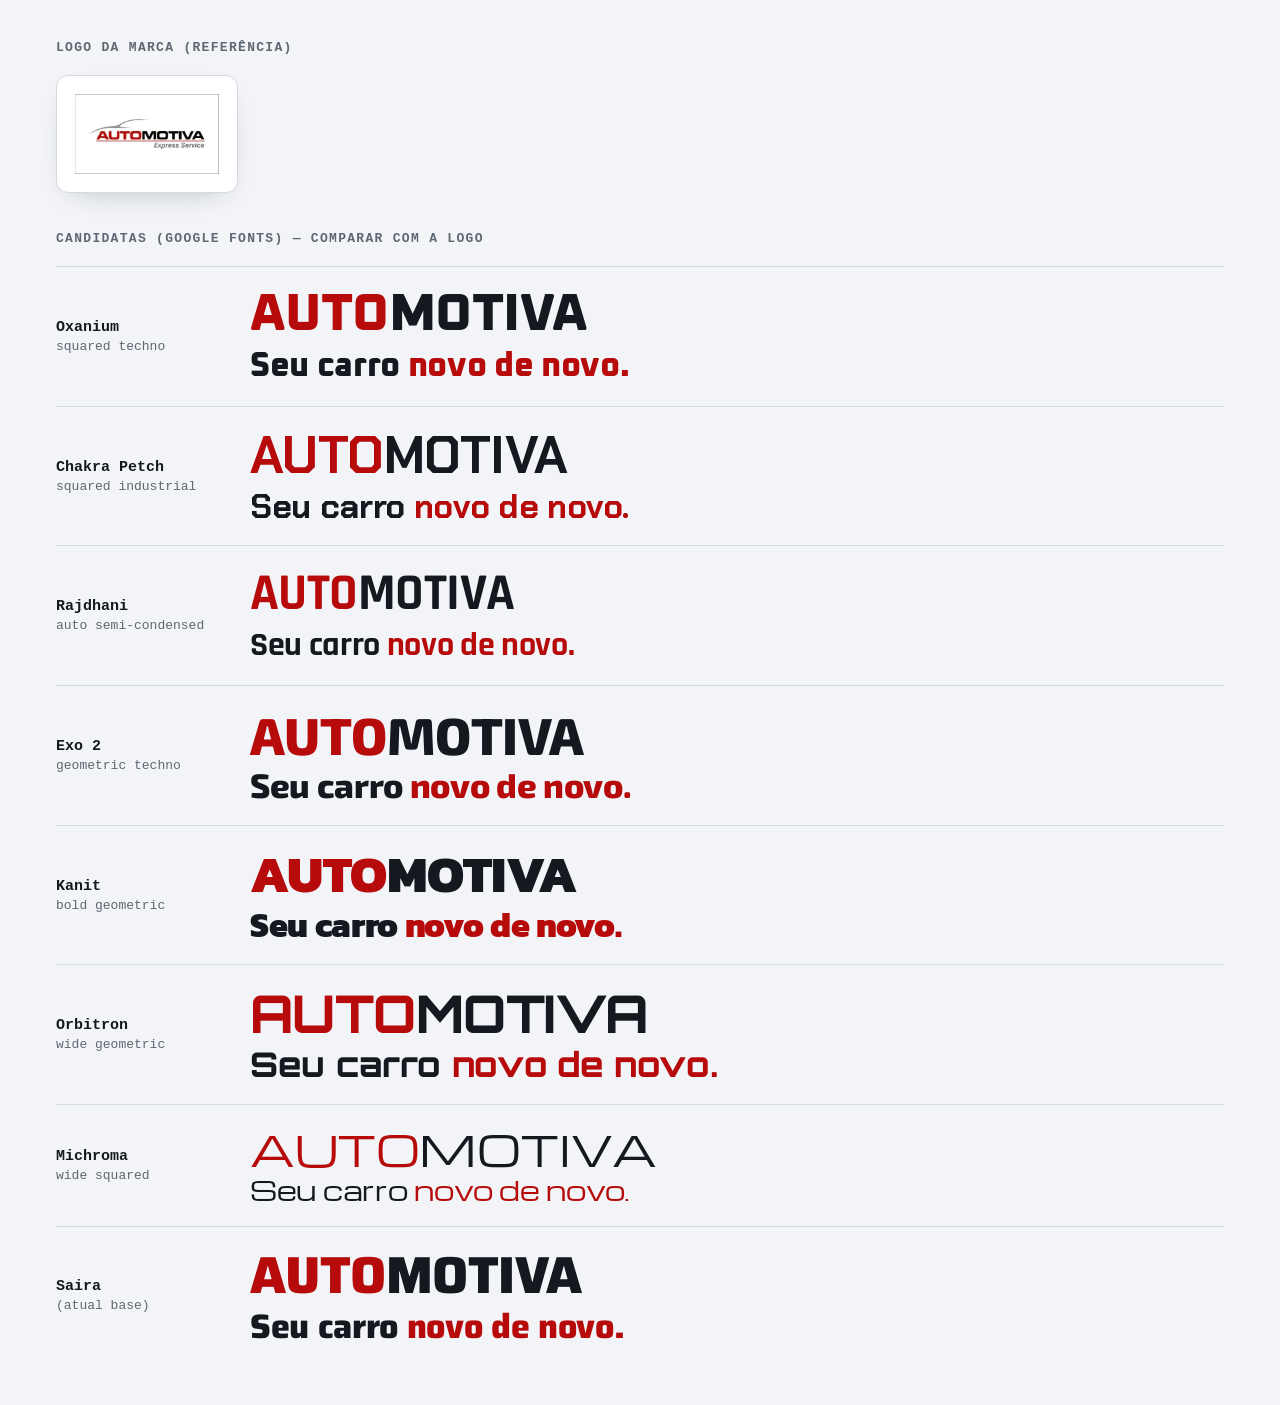
<file: _fonttest.html>
<!DOCTYPE html>
<html lang="pt-BR"><head><meta charset="UTF-8" />
<meta name="viewport" content="width=device-width, initial-scale=1" />
<link rel="preconnect" href="https://fonts.googleapis.com" />
<link rel="preconnect" href="https://fonts.gstatic.com" crossorigin />
<link href="https://fonts.googleapis.com/css2?family=Saira:wght@600;800&family=Rajdhani:wght@600;700&family=Oxanium:wght@600;800&family=Chakra+Petch:wght@600;700&family=Exo+2:wght@600;800&family=Kanit:wght@600;800&family=Orbitron:wght@600;800&family=Michroma&family=Saira+Condensed:wght@600;700&display=swap" rel="stylesheet" />
<style>
  body{background:#F2F4F7;color:#14181F;font-family:system-ui;margin:0;padding:40px 56px}
  h2{font-size:13px;letter-spacing:.1em;text-transform:uppercase;color:#5E6772;font-family:'JetBrains Mono',monospace;margin:0 0 20px}
  .logo{background:#fff;border:1px solid #D4DAE2;border-radius:12px;padding:18px;display:inline-block;margin-bottom:34px;box-shadow:0 10px 30px -18px rgba(20,24,32,.4)}
  .logo img{height:80px;display:block}
  .row{border-top:1px solid #D4DAE2;padding:22px 0;display:grid;grid-template-columns:170px 1fr;gap:24px;align-items:center}
  .name{font-family:'JetBrains Mono',monospace;font-size:13px;color:#5E6772}
  .name b{display:block;color:#14181F;font-size:15px;margin-bottom:3px}
  .word{font-size:52px;line-height:1;font-weight:800;letter-spacing:-.01em}
  .word .red{color:#b70b0b}
  .slo{font-size:34px;line-height:1.02;font-weight:800;letter-spacing:-.01em;margin-top:8px}
  .slo .red{color:#b70b0b}
</style></head>
<body>
  <h2>Logo da marca (referência)</h2>
  <div class="logo"><img src="assets/logo-automotiva.png" alt="logo" /></div>

  <h2>Candidatas (Google Fonts) — comparar com a logo</h2>

  <div class="row"><div class="name"><b>Oxanium</b>squared techno</div><div>
    <div class="word" style="font-family:'Oxanium'"><span class="red">AUTO</span>MOTIVA</div>
    <div class="slo" style="font-family:'Oxanium'">Seu carro <span class="red">novo de novo.</span></div></div></div>

  <div class="row"><div class="name"><b>Chakra Petch</b>squared industrial</div><div>
    <div class="word" style="font-family:'Chakra Petch'"><span class="red">AUTO</span>MOTIVA</div>
    <div class="slo" style="font-family:'Chakra Petch'">Seu carro <span class="red">novo de novo.</span></div></div></div>

  <div class="row"><div class="name"><b>Rajdhani</b>auto semi-condensed</div><div>
    <div class="word" style="font-family:'Rajdhani'"><span class="red">AUTO</span>MOTIVA</div>
    <div class="slo" style="font-family:'Rajdhani'">Seu carro <span class="red">novo de novo.</span></div></div></div>

  <div class="row"><div class="name"><b>Exo 2</b>geometric techno</div><div>
    <div class="word" style="font-family:'Exo 2'"><span class="red">AUTO</span>MOTIVA</div>
    <div class="slo" style="font-family:'Exo 2'">Seu carro <span class="red">novo de novo.</span></div></div></div>

  <div class="row"><div class="name"><b>Kanit</b>bold geometric</div><div>
    <div class="word" style="font-family:'Kanit'"><span class="red">AUTO</span>MOTIVA</div>
    <div class="slo" style="font-family:'Kanit'">Seu carro <span class="red">novo de novo.</span></div></div></div>

  <div class="row"><div class="name"><b>Orbitron</b>wide geometric</div><div>
    <div class="word" style="font-family:'Orbitron'"><span class="red">AUTO</span>MOTIVA</div>
    <div class="slo" style="font-family:'Orbitron'">Seu carro <span class="red">novo de novo.</span></div></div></div>

  <div class="row"><div class="name"><b>Michroma</b>wide squared</div><div>
    <div class="word" style="font-family:'Michroma';font-weight:400;font-size:42px"><span class="red">AUTO</span>MOTIVA</div>
    <div class="slo" style="font-family:'Michroma';font-weight:400;font-size:26px">Seu carro <span class="red">novo de novo.</span></div></div></div>

  <div class="row"><div class="name"><b>Saira</b>(atual base)</div><div>
    <div class="word" style="font-family:'Saira'"><span class="red">AUTO</span>MOTIVA</div>
    <div class="slo" style="font-family:'Saira'">Seu carro <span class="red">novo de novo.</span></div></div></div>

</body></html>
</file>
<file: css/style.css>
/* ============================================================================
   AUTOMOTIVA EXPRESS · Sistema de design "Engenharia Cinematográfica"
   Grafite quase-preto + vermelho da marca + azul Bosch · tipografia técnica
   ========================================================================== */

/* ---------------------------------------------------------------------------
   FONTES DA MARCA (self-hosted)
   Unison Pro      → títulos/herói  (CAIXA-ALTA, largo, industrial)
   Golden Decades  → subtítulos, frases e leads (geométrica, legível)
   Bebas Neue (CDN)→ números e textos em destaque
   --------------------------------------------------------------------------- */
@font-face{
  font-family:'Unison Pro';
  src:url('../fonts/unison-pro-bold.woff2') format('woff2'),
      url('../unison-pro/Type Juice - Unison Pro Bold.otf') format('opentype');
  font-weight:600 900;font-style:normal;font-display:swap;
}
@font-face{
  font-family:'Unison Pro';
  src:url('../fonts/unison-pro-light.woff2') format('woff2'),
      url('../unison-pro/Type Juice - Unison Pro Light.otf') format('opentype');
  font-weight:100 500;font-style:normal;font-display:swap;
}
@font-face{
  font-family:'Golden Decades';
  src:url('../fonts/golden-decades-light.woff2') format('woff2'),
      url('../Golden_Decades/OTF/Golden Decades Light.otf') format('opentype');
  font-weight:300;font-style:normal;font-display:swap;
}
@font-face{
  font-family:'Golden Decades';
  src:url('../fonts/golden-decades-regular.woff2') format('woff2'),
      url('../Golden_Decades/OTF/Golden Decades Regular.otf') format('opentype');
  font-weight:400;font-style:normal;font-display:swap;
}
@font-face{
  font-family:'Golden Decades';
  src:url('../fonts/golden-decades-italic.woff2') format('woff2'),
      url('../Golden_Decades/OTF/Golden Decades Regular It.otf') format('opentype');
  font-weight:400;font-style:italic;font-display:swap;
}
@font-face{
  font-family:'Golden Decades';
  src:url('../fonts/golden-decades-bold.woff2') format('woff2'),
      url('../Golden_Decades/OTF/Golden Decades Bold.otf') format('opentype');
  font-weight:700;font-style:normal;font-display:swap;
}

:root{
  /* MODO CLARO — superfícies (quase-branco frio, alinhado à identidade Bosch) */
  --bg:#F2F4F7; --bg-2:#E8ECF1; --surface:#FFFFFF; --surface-2:#F5F7FA;
  --line:#D4DAE2; --line-soft:#E4E8EE;
  /* tinta grafite escura sobre claro */
  --chrome:#2A323C; --steel:#5E6772; --text:#14181F; --muted:#555E69;
  /* energia — vermelho da marca + azul Bosch mais profundo p/ contraste no claro */
  --red:#b70b0b; --red-2:#8a0808; --ice:#126FB0; --petrol:#15808C;
  /* tipos */
  --display:'Unison Pro','Exo 2',system-ui,sans-serif; /* títulos (caixa-alta) */
  --sub:'Golden Decades','Inter',system-ui,sans-serif; /* subtítulos / frases */
  --accent:'Bebas Neue','Saira Condensed',sans-serif;  /* destaques / números */
  --cond:var(--accent);
  --body:'Inter',system-ui,sans-serif;
  --mono:'JetBrains Mono',ui-monospace,monospace;
  /* medidas */
  --pad:clamp(20px,5vw,80px);
  --maxw:1240px;
  --r:8px;
}

*{box-sizing:border-box;margin:0;padding:0}
html{scroll-behavior:auto}
body{
  background:var(--bg); color:var(--text); font-family:var(--body);
  line-height:1.6; -webkit-font-smoothing:antialiased; overflow-x:hidden;
}
img{max-width:100%;display:block}
a{color:inherit;text-decoration:none}
ul{list-style:none}
::selection{background:var(--red);color:#fff}

/* foco visível */
a:focus-visible,button:focus-visible,input:focus-visible,select:focus-visible,
textarea:focus-visible,summary:focus-visible{
  outline:2px solid var(--ice); outline-offset:3px; border-radius:4px;
}

/* ---------- helpers ---------- */
.eyebrow{
  font-family:var(--mono); font-size:.72rem; letter-spacing:.16em;
  text-transform:uppercase; color:var(--steel); display:flex; align-items:center; gap:.6em;
}
.eyebrow .tick{width:8px;height:8px;background:var(--red);box-shadow:0 0 12px var(--red);flex:none}
.eyebrow--hero{color:var(--chrome);justify-content:flex-start;text-align:left;flex-wrap:wrap}

[data-flag]{position:relative}

/* ---------- botões ---------- */
.btn{
  display:inline-flex;align-items:center;gap:.55em;justify-content:center;
  font-family:var(--display);font-weight:600;font-size:.95rem;letter-spacing:.01em;
  padding:.7em 1.25em;border-radius:var(--r);border:1px solid transparent;cursor:pointer;
  transition:transform .25s ease,background .25s ease,border-color .25s ease,box-shadow .25s ease;
  white-space:nowrap;
}
.btn--lg{padding:.92em 1.6em;font-size:1.02rem}
.btn--block{width:100%}
.btn--wa{
  background:linear-gradient(135deg,var(--red),var(--red-2));color:#fff;
  box-shadow:0 8px 30px -10px rgba(183,11,11,.6);
}
.btn--wa:hover{transform:translateY(-2px);box-shadow:0 14px 40px -10px rgba(183,11,11,.8)}
.btn--ghost{border-color:var(--line);color:var(--chrome);background:rgba(20,24,32,.02)}
.btn--ghost:hover{border-color:var(--steel);background:rgba(20,24,32,.05);transform:translateY(-2px)}

/* gears compartilham origem central */
.gear-rot{transform-box:fill-box;transform-origin:50% 50%}

/* ============================ LOADER ============================ */
.loader{
  position:fixed;inset:0;z-index:999;background:var(--bg);
  display:grid;place-items:center;transition:opacity .6s ease,visibility .6s;
}
.loader.is-done{opacity:0;visibility:hidden;pointer-events:none}
.loader__inner{display:flex;flex-direction:column;align-items:center;gap:18px;width:min(260px,70vw)}
.loader__gear path,.loader__gear circle{fill:none;stroke:var(--red);stroke-width:3}
.loader__gear .hub{fill:var(--red)}
.loader__label{font-family:var(--mono);font-size:.72rem;letter-spacing:.22em;color:var(--steel);display:flex;gap:1em}
.loader__pct{color:var(--chrome)}
.loader__bar{width:100%;height:2px;background:var(--line);overflow:hidden}
.loader__bar span{display:block;height:100%;width:0;background:linear-gradient(90deg,var(--red),var(--ice));transition:width .2s ease}

/* ============================ HEADER ============================ */
.hd{
  position:fixed;top:0;left:0;right:0;z-index:120;
  display:flex;align-items:center;gap:28px;
  padding:13px var(--pad);
  transition:background .35s ease,border-color .35s ease,padding .35s ease;
  border-bottom:1px solid transparent;
}
/* scrim sutil no topo: garante a legibilidade da nav sobre qualquer área do frame 1 */
.hd::before{
  content:"";position:absolute;inset:0 0 -34px 0;z-index:-1;pointer-events:none;
  background:linear-gradient(180deg,rgba(242,244,247,.94),rgba(242,244,247,.55) 46%,transparent);
  transition:opacity .35s ease;
}
.hd.is-scrolled{background:rgba(255,255,255,.85);backdrop-filter:blur(14px);border-bottom-color:var(--line);padding-top:9px;padding-bottom:9px}
.hd.is-scrolled::before{opacity:0}
.hd__brand{flex:none;display:flex;align-items:center}
.hd__logo{height:42px;width:auto;display:block;transition:height .35s ease}
.hd.is-scrolled .hd__logo{height:36px}
.hd__nav{display:flex;gap:26px;margin-left:auto;font-family:var(--display);font-weight:600;font-size:.9rem;letter-spacing:.01em}
.hd__nav a{color:var(--chrome);position:relative;padding:4px 0;letter-spacing:.005em;transition:color .2s}
.hd__nav a::after{content:"";position:absolute;left:0;bottom:-2px;height:2px;width:0;background:var(--red);transition:width .25s}
.hd__nav a:hover{color:var(--red)}
.hd__nav a:hover::after{width:100%}
.hd__cta{flex:none}
.hd__burger{display:none;flex-direction:column;gap:5px;background:none;border:0;cursor:pointer;padding:8px;margin-left:auto}
.hd__burger span{width:24px;height:2px;background:var(--chrome);transition:.3s}
.hd.menu-open .hd__burger span:first-child{transform:translateY(7px) rotate(45deg)}
.hd.menu-open .hd__burger span:last-child{transform:translateY(-0px) rotate(-45deg)}

/* ============================ FILM / HERÓI CINEMATOGRÁFICO ============================ */
/* #film alto + palco sticky: o canvas "reproduz" o filme conforme o scroll, o texto troca por ato */
#film{height:640vh;position:relative}
.film__stage{position:sticky;top:0;height:100vh;height:100svh;overflow:hidden;display:grid;place-items:center}
.hero__canvas{position:absolute;inset:0;width:100%;height:100%;z-index:1}
.hero__scrim{
  position:absolute;inset:0;z-index:2;
  /* scrim à esquerda: clareia o lado do texto (grafite legível) e deixa a oficina respirar à direita */
  background:
    linear-gradient(90deg,rgba(242,244,247,.92) 0%,rgba(242,244,247,.78) 30%,rgba(242,244,247,.28) 52%,transparent 66%),
    linear-gradient(180deg,rgba(242,244,247,.5) 0%,transparent 15%,transparent 80%,rgba(242,244,247,.5) 100%);
}
.hero__rig{position:absolute;inset:0;width:100%;height:100%;z-index:3;opacity:.5;pointer-events:none}
.rig__grid line,.rig__grid circle{fill:none;stroke:var(--ice);stroke-width:1;opacity:.10}

/* ATOS — empilhados, crossfade controlado pelo JS a partir do progresso do filme */
.acts{position:absolute;inset:0;z-index:5}
.act{
  position:absolute;inset:0;display:flex;align-items:center;justify-content:flex-start;
  padding:0 var(--pad);opacity:0;will-change:opacity,transform;
}
.act:first-child{opacity:1}              /* sem JS: ato 1 já visível (h1 + CTA) */
.act__inner{text-align:left;max-width:min(720px,94%);margin:0}

.hero__title{
  font-family:var(--display);font-weight:800;line-height:.96;letter-spacing:0;
  font-size:clamp(2.4rem,5.6vw,4.8rem);margin:.4em 0 .42em;
  text-wrap:balance;
}
.hero__title em{font-style:normal;color:var(--red);text-shadow:0 0 40px rgba(183,11,11,.4)}
.hero__actions{display:flex;gap:14px;justify-content:flex-start;flex-wrap:wrap;margin-top:2.2em}

/* sub + barra de seleção (configurador) do herói */
.hero__sub{
  font-family:var(--sub);font-weight:400;color:var(--chrome);line-height:1.4;
  font-size:clamp(1.1rem,1.6vw,1.4rem);max-width:36ch;margin:.1em 0 1.7em;
}
.hero__sub strong{color:var(--text);font-weight:600}
.hero__bar{
  display:flex;align-items:stretch;gap:4px;max-width:600px;
  background:var(--surface);border:1px solid var(--line);border-radius:14px;padding:6px;
  box-shadow:0 20px 50px -26px rgba(20,24,32,.5);
}
.hero__bar-field{
  display:flex;flex-direction:column;gap:3px;justify-content:center;
  padding:8px 16px;flex:1 1 0;min-width:0;cursor:text;
}
.hero__bar-field + .hero__bar-field{border-left:1px solid var(--line-soft)}
.hero__bar-field > span{
  font-family:var(--mono);font-size:.6rem;letter-spacing:.13em;text-transform:uppercase;color:var(--steel);
}
.hero__bar-field select,.hero__bar-field input{
  border:0;background:transparent;width:100%;padding:0;color:var(--text);
  font-family:var(--body);font-weight:600;font-size:1rem;
}
.hero__bar-field input::placeholder{color:var(--steel);opacity:.75;font-weight:500}
.hero__bar-field select{
  appearance:none;cursor:pointer;padding-right:18px;
  background-image:url("data:image/svg+xml,%3Csvg xmlns='http://www.w3.org/2000/svg' width='12' height='8' viewBox='0 0 12 8'%3E%3Cpath fill='%238A929C' d='M6 8 0 0h12z'/%3E%3C/svg%3E");
  background-repeat:no-repeat;background-position:right center;
}
.hero__bar-field select:focus,.hero__bar-field input:focus{outline:none}
.hero__bar-field:focus-within > span{color:var(--ice)}
.hero__bar-go{flex:none;border-radius:10px;align-self:stretch;padding-inline:1.3em}
.hero__secondary{
  display:inline-flex;align-items:center;gap:.4em;margin-top:1.5em;
  font-family:var(--display);font-weight:600;font-size:.98rem;color:var(--chrome);
  border-bottom:1px solid transparent;transition:color .2s,border-color .2s;
}
.hero__secondary:hover{color:var(--red);border-bottom-color:var(--red)}

/* frases dos atos 2 e 3 (sobre o filme) */
.act__statement{
  font-family:var(--sub);font-weight:700;line-height:1.1;letter-spacing:-.01em;
  font-size:clamp(1.8rem,4.7vw,3.7rem);color:var(--text);text-wrap:balance;
  max-width:16ch;margin:0;text-shadow:0 1px 16px rgba(248,250,252,.7);
}
.act__statement strong{color:var(--red);font-weight:700}

/* --- scrim inferior: sobe nos beats do motor (texto vai p/ a base), garante legibilidade --- */
.hero__scrim-b{
  position:absolute;inset:0;z-index:2;opacity:0;pointer-events:none;
  background:linear-gradient(0deg,rgba(242,244,247,.94) 0%,rgba(242,244,247,.62) 24%,rgba(242,244,247,.12) 46%,transparent 62%);
}

/* --- ÂNCORAS DE CENA: o texto se reposiciona por beat para nunca cobrir o assunto --- */
.act--left{align-items:center;justify-content:flex-start}
.act--bottom,.act--bottom-left{align-items:flex-end;justify-content:flex-start;padding-bottom:clamp(64px,13vh,150px)}
.act--bottom .act__inner,.act--bottom-left .act__inner{max-width:min(780px,94%)}

/* --- REVELAÇÃO EM CAMADAS (dirigida pelo progresso do scroll) --- */
.rl{display:block;overflow:hidden;padding-block:.1em;margin-block:-.1em}
.rw{display:inline-block;will-change:transform,opacity}
.rv{will-change:transform,opacity,filter}

/* --- ATO 4: fechamento + CTA (bookend do slogan) --- */
.act__inner--close{display:flex;flex-direction:column;align-items:flex-start;gap:1.05em}
.act__statement--close{margin:0}
.act__cta{font-family:var(--display);font-size:1rem;padding:.82em 1.5em}

.hero__seal{position:absolute;right:var(--pad);bottom:30px;z-index:6;opacity:.96}
.hero__seal img{width:84px;border-radius:8px;box-shadow:0 10px 30px -14px rgba(20,24,32,.35)}
.hero__scroll{
  position:absolute;left:50%;transform:translateX(-50%);bottom:22px;z-index:6;
  font-family:var(--mono);font-size:.66rem;letter-spacing:.2em;text-transform:uppercase;color:var(--steel);
  display:flex;flex-direction:column;align-items:center;gap:10px;
}
.hero__scroll span{width:1px;height:34px;background:linear-gradient(var(--red),transparent);animation:scrolldot 1.8s ease-in-out infinite}
@keyframes scrolldot{0%,100%{transform:scaleY(.4);opacity:.4;transform-origin:top}50%{transform:scaleY(1);opacity:1;transform-origin:top}}

/* ============================ SECTION BASE SPACING ============================ */
.trust,.promise,.svc,.proc,.bosch,.rev,.faq,.ct{position:relative}
.promise,.proc,.bosch,.rev,.faq,.ct{padding:clamp(80px,11vh,160px) var(--pad)}
.promise,.proc,.bosch,.rev,.faq{max-width:var(--maxw);margin-inline:auto}

h2{font-family:var(--display);font-weight:700;letter-spacing:-.005em;line-height:1.0;
   font-size:clamp(1.7rem,3.9vw,3rem);text-wrap:balance}
h2 span{color:var(--red)}
h3{font-family:var(--display);font-weight:600}

/* ============================ BARRA DE CONFIANÇA ============================ */
.trust{border-block:1px solid var(--line-soft);background:linear-gradient(180deg,var(--bg-2),var(--bg))}
.trust__row{
  max-width:var(--maxw);margin-inline:auto;display:grid;grid-template-columns:repeat(4,1fr);
  padding:clamp(22px,4vw,40px) var(--pad);gap:24px;
}
.trust__row li{display:flex;flex-direction:column;gap:4px;text-align:center;position:relative}
.trust__row li:not(:last-child)::after{content:"";position:absolute;right:-12px;top:10%;height:80%;width:1px;background:var(--line)}
.trust__row strong{font-family:var(--cond);font-weight:700;font-size:clamp(1.4rem,2.6vw,2rem);color:var(--text);letter-spacing:.01em}
.trust__row span{font-size:.8rem;color:var(--muted)}

/* ============================ A PROMESSA ============================ */
.promise{text-align:center}
.promise__quote{
  font-family:var(--sub);font-weight:400;font-style:italic;
  font-size:clamp(1.9rem,5.2vw,4rem);line-height:1.08;margin:.35em 0;letter-spacing:-.01em;
}
.promise__quote span{color:var(--red)}
.promise__lead{font-family:var(--sub);max-width:720px;margin:0 auto 3.4em;color:var(--chrome);font-size:clamp(1.05rem,1.45vw,1.22rem)}
.promise__lead strong{color:var(--text)}
.promise__grid{display:grid;grid-template-columns:repeat(3,1fr);gap:18px;text-align:left}
.promise__card{
  background:var(--surface);border:1px solid var(--line);border-radius:14px;padding:30px 26px;
  position:relative;overflow:hidden;transition:border-color .3s,transform .3s;
}
.promise__card::before{content:"";position:absolute;left:0;top:0;width:100%;height:3px;background:linear-gradient(90deg,var(--red),transparent)}
.promise__card:hover{border-color:#B9C2CE;transform:translateY(-4px);box-shadow:0 18px 40px -28px rgba(20,24,32,.35)}
.promise__card .num{font-family:var(--mono);font-size:.8rem;color:var(--red);letter-spacing:.1em}
.promise__card h3{font-size:1.22rem;margin:.6em 0 .4em}
.promise__card p{color:var(--muted);font-size:.96rem}
.promise__card em{color:var(--chrome);font-style:italic}

/* ============================ SERVIÇOS (horizontal) ============================ */
.svc{padding-top:clamp(80px,11vh,150px);overflow:hidden}
.svc__intro{max-width:var(--maxw);margin:0 auto clamp(40px,6vh,72px);padding-inline:var(--pad)}
.svc__intro h2{margin:.4em 0;max-width:14ch}
.svc__intro-sub{font-family:var(--sub);color:var(--muted);max-width:560px;font-size:clamp(1rem,1.3vw,1.12rem)}
.svc__viewport{width:100%;overflow:hidden}
.svc__track{display:flex;gap:22px;width:max-content;padding-inline:var(--pad);align-items:stretch}
.svc__panel{
  width:clamp(300px,40vw,500px);flex:none;background:var(--surface);
  border:1px solid var(--line);border-radius:18px;padding:34px 32px;
  display:flex;flex-direction:column;position:relative;overflow:hidden;
}
.svc__panel::after{content:"";position:absolute;inset:0;border-radius:18px;pointer-events:none;
  background:radial-gradient(120% 60% at 100% 0%,rgba(94,168,220,.07),transparent 60%)}
.svc__panel-head{display:flex;align-items:center;justify-content:space-between;margin-bottom:8px}
.svc__idx{font-family:var(--mono);font-size:.82rem;color:var(--steel);letter-spacing:.1em}
.svc__glyph{width:60px;height:60px;overflow:visible}
.svc__glyph-gear path{fill:none;stroke:var(--red);stroke-width:3}
.svc__glyph-gear .hub{fill:var(--red)}
.svc__glyph-ring{fill:none;stroke:var(--line);stroke-width:2}
.svc__panel h3{font-size:1.5rem;margin:.2em 0 .15em;line-height:1.1}
.svc__lead{color:var(--ice);font-size:.92rem;margin-bottom:1.3em;font-family:var(--mono);letter-spacing:.01em}
.svc__list{display:grid;gap:.55em .8em;margin-bottom:1.8em}
.svc__list--2{grid-template-columns:1fr 1fr}
.svc__list li{position:relative;padding-left:18px;color:var(--chrome);font-size:.94rem}
.svc__list li::before{content:"";position:absolute;left:0;top:.62em;width:6px;height:6px;background:var(--red);transform:rotate(45deg)}
.svc__cta{margin-top:auto;font-family:var(--display);font-weight:600;color:var(--text);font-size:.96rem;transition:color .2s,gap .2s}
.svc__cta:hover{color:var(--red)}
.svc__panel--cta{background:linear-gradient(160deg,#FFFFFF,#EAEEF3);border-color:#C9D1DB;justify-content:center;align-items:flex-start;gap:14px}
.svc__panel--cta h3{font-size:1.7rem}
.svc__hint{font-family:var(--mono);font-size:.7rem;letter-spacing:.18em;text-transform:uppercase;color:var(--steel);text-align:right;padding:18px var(--pad) 0}

/* ============================ COMO FUNCIONA ============================ */
/* contém o sangramento decorativo (linha/nós absolutos + engrenagens girando com
   overflow visível) dentro da seção — texto visível cabe folgado, nada é cortado */
.proc{overflow-x:clip}
.proc__head{max-width:660px;margin-bottom:clamp(40px,6vh,70px)}
.proc__head h2{margin:.35em 0}
.proc__sub{font-family:var(--sub);color:var(--muted);font-size:clamp(1rem,1.3vw,1.12rem)}
.proc__timeline{position:relative;padding-left:clamp(48px,7vw,90px);overflow-x:clip}
.proc__line{position:absolute;left:clamp(8px,2.6vw,30px);top:6px;height:calc(100% - 60px);width:40px}
.proc__line path{fill:none;stroke-width:2;vector-effect:non-scaling-stroke}
#procPathBg{stroke:var(--line)}
#procPath{stroke:url(#procGrad);stroke:var(--red)}
.proc__steps{display:flex;flex-direction:column;gap:clamp(34px,6vh,64px)}
.proc__step{display:flex;gap:clamp(20px,3vw,40px);align-items:flex-start;position:relative}
.proc__node{position:absolute;left:calc(-1 * clamp(48px,7vw,90px) + clamp(8px,2.6vw,30px) - 4px);top:-2px;
  width:48px;height:48px;background:var(--bg);border-radius:50%;display:grid;place-items:center;border:1px solid var(--line)}
.proc__node svg{width:34px;height:34px;overflow:visible}
.proc__node-gear path{fill:none;stroke:var(--steel);stroke-width:3}
.proc__node-gear .hub{fill:var(--red);stroke:none}
.proc__step.is-on .proc__node{border-color:var(--red);box-shadow:0 0 0 4px rgba(183,11,11,.12)}
.proc__step.is-on .proc__node-gear path{stroke:var(--red)}
.proc__body{padding-top:2px}
.proc__step-idx{font-family:var(--mono);font-size:.74rem;color:var(--ice);letter-spacing:.14em}
.proc__body h3{font-size:clamp(1.3rem,2.4vw,1.9rem);margin:.25em 0 .35em}
.proc__body p{color:var(--muted);max-width:560px}
.proc__body strong{color:var(--text)}

/* ============================ A NOSSA OFICINA (fotos reais) ============================ */
.shop{max-width:var(--maxw);margin-inline:auto;padding:clamp(80px,11vh,160px) var(--pad)}
.shop__head{max-width:680px;margin-bottom:clamp(34px,5vh,60px)}
.shop__head h2{margin:.35em 0}
.shop__sub{font-family:var(--sub);color:var(--muted);max-width:560px;font-size:clamp(1rem,1.3vw,1.12rem)}
.shop__grid{display:grid;grid-template-columns:1fr;gap:18px}
.shop__fig{margin:0;border-radius:16px;overflow:hidden;border:1px solid var(--line);box-shadow:0 30px 60px -42px rgba(20,24,32,.45);position:relative}
.shop__fig img{width:100%;height:100%;object-fit:cover;display:block}
.shop__fig--main{aspect-ratio:16/10}
.shop__fig--side{aspect-ratio:4/3}
.shop__fig figcaption{
  position:absolute;left:0;right:0;bottom:0;padding:30px 16px 13px;
  font-family:var(--mono);font-size:.74rem;letter-spacing:.02em;color:#fff;
  background:linear-gradient(0deg,rgba(11,13,17,.78),transparent);
}
@media(min-width:861px){
  .shop__grid{grid-template-columns:1.55fr 1fr;align-items:stretch}
  .shop__fig--side{aspect-ratio:auto}
}

/* ============================ POR QUE BOSCH ============================ */
.bosch{display:grid;grid-template-columns:minmax(0,360px) 1fr;gap:clamp(36px,5vw,80px);align-items:center}
.bosch__seal{display:flex;justify-content:center}
.bosch__seal img{width:min(300px,72vw);border-radius:16px;box-shadow:0 30px 70px -36px rgba(20,24,32,.4),0 0 0 1px var(--line)}
.bosch__txt h2{margin:.35em 0 .5em}
.bosch__txt p{color:var(--chrome);margin-bottom:1.1em;max-width:560px}
.bosch__pillars{display:grid;grid-template-columns:repeat(3,1fr);gap:18px;margin-top:1.8em}
.bosch__pillars div{border-top:1px solid var(--line);padding-top:14px}
.bosch__pillars strong{display:block;font-family:var(--cond);font-size:1.15rem;color:var(--text);margin-bottom:3px}
.bosch__pillars span{font-size:.84rem;color:var(--muted)}

/* ============================ AVALIAÇÕES ============================ */
.rev__head{display:flex;gap:clamp(28px,5vw,64px);align-items:center;flex-wrap:wrap;margin-bottom:clamp(34px,5vh,56px)}
.rev__score{display:flex;flex-direction:column;gap:4px;border-right:1px solid var(--line);padding-right:clamp(28px,5vw,64px)}
.rev__num{font-family:var(--cond);font-weight:700;font-size:clamp(3rem,7vw,5rem);line-height:.9;color:var(--text)}
.rev__stars{color:var(--red);font-size:1.3rem;letter-spacing:.1em}
.rev__stars .half{opacity:.35}
.rev__count{font-size:.84rem;color:var(--muted);font-family:var(--mono);letter-spacing:.04em}
.rev__intro{flex:1;min-width:260px}
.rev__intro h2{margin-top:.3em}
.rev__grid{display:grid;grid-template-columns:repeat(3,1fr);gap:18px}
.rev__card{background:var(--surface);border:1px solid var(--line);border-radius:14px;padding:26px;display:flex;flex-direction:column;gap:14px}
.rev__card-stars{color:var(--red);letter-spacing:.12em;font-size:.95rem}
.rev__card blockquote{font-size:1rem;color:var(--chrome);line-height:1.55}
.rev__card figcaption{font-family:var(--mono);font-size:.74rem;color:var(--steel);margin-top:auto;letter-spacing:.03em}
.rev__link{display:inline-block;margin-top:30px;font-family:var(--display);font-weight:600;color:var(--ice);border-bottom:1px solid transparent;transition:border-color .2s}
.rev__link:hover{border-color:var(--ice)}

/* ============================ FAQ ============================ */
.faq__head{margin-bottom:clamp(30px,5vh,52px);max-width:620px}
.faq__head h2{margin-top:.35em}
.faq__list{display:flex;flex-direction:column;gap:12px}
.faq__item{border:1px solid var(--line);border-radius:12px;background:var(--surface);overflow:hidden;transition:border-color .25s}
.faq__item[open]{border-color:#B9C2CE}
.faq__item summary{
  list-style:none;cursor:pointer;padding:22px 26px;font-family:var(--sub);font-weight:600;
  font-size:clamp(1.02rem,1.6vw,1.2rem);display:flex;align-items:center;justify-content:space-between;gap:20px;
}
.faq__item summary::-webkit-details-marker{display:none}
.faq__plus{position:relative;width:18px;height:18px;flex:none}
.faq__plus::before,.faq__plus::after{content:"";position:absolute;background:var(--red);border-radius:2px;transition:transform .3s}
.faq__plus::before{left:0;top:8px;width:18px;height:2px}
.faq__plus::after{left:8px;top:0;width:2px;height:18px}
.faq__item[open] .faq__plus::after{transform:rotate(90deg);opacity:0}
.faq__item p{padding:0 26px 24px;color:var(--muted);max-width:64ch}

/* ============================ CONTATO ============================ */
.ct{background:linear-gradient(180deg,var(--bg),var(--bg-2));border-top:1px solid var(--line-soft)}
.ct__photo{margin:0 auto clamp(40px,6vh,64px);max-width:var(--maxw);border-radius:18px;overflow:hidden;border:1px solid var(--line);box-shadow:0 30px 70px -46px rgba(20,24,32,.5);position:relative}
.ct__photo img{width:100%;height:clamp(220px,40vh,400px);object-fit:cover;object-position:center 62%;display:block}
.ct__photo figcaption{position:absolute;left:0;right:0;bottom:0;padding:34px 20px 15px;font-family:var(--mono);font-size:.76rem;letter-spacing:.02em;color:#fff;background:linear-gradient(0deg,rgba(11,13,17,.8),transparent)}
.ct__grid{max-width:var(--maxw);margin-inline:auto;display:grid;grid-template-columns:1fr minmax(0,460px);gap:clamp(40px,6vw,90px);align-items:start}
.ct__left h2{margin:.35em 0 .6em}
.ct__lead{font-family:var(--sub);color:var(--chrome);margin-bottom:2.4em;max-width:440px;font-size:clamp(1rem,1.3vw,1.12rem)}
.ct__info{display:flex;flex-direction:column;gap:22px}
.ct__info li{display:flex;flex-direction:column;gap:4px;border-left:2px solid var(--red);padding-left:16px}
.ct__info-k{font-family:var(--mono);font-size:.72rem;letter-spacing:.12em;text-transform:uppercase;color:var(--steel)}
.ct__info a{color:var(--text);transition:color .2s}
.ct__info a:hover{color:var(--red)}

.ct__form-wrap{position:relative}
.ct__form{background:var(--surface);border:1px solid var(--line);border-radius:18px;padding:clamp(26px,3vw,38px);display:flex;flex-direction:column;gap:16px}
.ct__form h3{font-size:1.5rem;margin-bottom:.1em}
.ct__form label{display:flex;flex-direction:column;gap:7px;font-family:var(--mono);font-size:.72rem;letter-spacing:.08em;text-transform:uppercase;color:var(--steel)}
.ct__form label span{text-transform:none;letter-spacing:0;color:var(--steel);opacity:.7}
.ct__row{display:grid;grid-template-columns:1fr 1fr;gap:14px}
.ct__form input,.ct__form select,.ct__form textarea{
  font-family:var(--body);font-size:.98rem;color:var(--text);background:var(--bg-2);
  border:1px solid var(--line);border-radius:9px;padding:12px 14px;width:100%;transition:border-color .2s;
}
.ct__form input::placeholder,.ct__form textarea::placeholder{color:var(--muted)}
.ct__form input:focus,.ct__form select:focus,.ct__form textarea:focus{border-color:var(--ice);outline:none}
.ct__form textarea{resize:vertical}
.ct__form select{appearance:none;background-image:url("data:image/svg+xml,%3Csvg xmlns='http://www.w3.org/2000/svg' width='12' height='8' viewBox='0 0 12 8'%3E%3Cpath fill='%238A929C' d='M6 8 0 0h12z'/%3E%3C/svg%3E");background-repeat:no-repeat;background-position:right 16px center}
.ct__form-note{font-size:.78rem;color:var(--steel);text-align:center;margin-top:-2px}

/* ============================ FOOTER ============================ */
.ft{background:var(--bg-2);border-top:1px solid var(--line-soft);padding:clamp(40px,6vh,70px) var(--pad) 30px}
.ft__top{max-width:var(--maxw);margin-inline:auto;display:flex;justify-content:space-between;align-items:center;gap:30px;flex-wrap:wrap;padding-bottom:30px;border-bottom:1px solid var(--line-soft)}
.ft__brand{display:flex;align-items:center;gap:18px}
.ft__logo{height:40px;width:auto}
.ft__brand p{color:var(--muted);font-size:.9rem}
.ft__seal{width:104px;border-radius:8px}
.ft__bottom{max-width:var(--maxw);margin:24px auto 0;display:flex;justify-content:space-between;align-items:center;gap:20px;flex-wrap:wrap}
.ft__nav{display:flex;gap:22px;flex-wrap:wrap;font-size:.9rem}
.ft__nav a{color:var(--muted);transition:color .2s}
.ft__nav a:hover{color:var(--text)}
.ft__copy{font-family:var(--mono);font-size:.74rem;color:var(--steel)}

/* ============================ REVEAL (estado inicial via JS) ============================ */
/* conteúdo é visível por padrão (no-JS friendly); JS aplica o from-state quando há movimento */

/* ============================ RESPONSIVO ============================ */

/* --- Segurança contra overflow horizontal -----------------------------------
   No mobile, itens de grid/flex herdam min-width:auto e NÃO encolhem abaixo do
   min-content do conteúdo (ex.: a largura intrínseca de um <textarea>/<input>),
   estourando a faixa 1fr para fora da viewport. min-width:0 + quebra de palavra
   resolvem na raiz (não é band-aid de overflow:hidden). --------------------- */
.ct__grid > *,.bosch,.bosch__txt,.rev__head,.rev__intro,.proc__body{min-width:0}
.ct__form input,.ct__form select,.ct__form textarea{min-width:0}
.btn--block{white-space:normal}                 /* botão largo quebra linha em vez de vazar */
.ct__info a,.ct__info span,.ft__brand p,.proc__body p,.rev__card blockquote{overflow-wrap:anywhere}

/* --- Safe-area (notch / ilha / barra inferior dos celulares) --- */
.hd{
  padding-left:max(var(--pad),env(safe-area-inset-left));
  padding-right:max(var(--pad),env(safe-area-inset-right));
}

@media (max-width:980px){
  .promise__grid,.bosch__pillars,.rev__grid{grid-template-columns:1fr}
  .bosch{grid-template-columns:1fr;text-align:center}
  .bosch__txt p{margin-inline:auto}
  .bosch__pillars div{border-top:none;border-left:2px solid var(--line);padding:4px 0 4px 14px;text-align:left}
  .rev__score{border-right:none;border-bottom:1px solid var(--line);padding:0 0 20px;flex-direction:row;align-items:baseline;gap:14px}
  .ct__grid{grid-template-columns:1fr}
}

@media (max-width:860px){
  .hd__logo{height:36px}
  .hd__nav{
    position:fixed;inset:68px 0 auto 0;flex-direction:column;gap:0;background:rgba(255,255,255,.97);
    backdrop-filter:blur(16px);border-bottom:1px solid var(--line);padding:8px 0;
    transform:translateY(-120%);transition:transform .35s ease;margin:0;
  }
  .hd.menu-open .hd__nav{transform:translateY(0)}
  .hd__nav a{padding:16px var(--pad);width:100%;border-bottom:1px solid var(--line-soft);font-size:1.05rem}
  .hd__nav a::after{display:none}
  .hd__cta{display:none}
  .hd__burger{display:flex}
  .trust__row{grid-template-columns:1fr 1fr;gap:28px 18px}
  .trust__row li:nth-child(2)::after{display:none}
  .promise__quote{font-size:clamp(2rem,9vw,3rem)}
  /* serviços viram swipe nativo no mobile */
  .svc__viewport{overflow-x:auto;-webkit-overflow-scrolling:touch;scroll-snap-type:x mandatory;scrollbar-width:none}
  .svc__viewport::-webkit-scrollbar{display:none}
  .svc__panel{width:82vw;scroll-snap-align:start}

  /* --- HERÓI no mobile: o texto respira e não colide com selo/dica --- */
  #film{height:540vh}                                /* filme um pouco mais curto no celular (menos rolagem) */
  .hero__scroll{display:none}                        /* a dica "role" colidia com a CTA do ato; o filme já convida a rolar */
  .hero__seal{bottom:max(18px,env(safe-area-inset-bottom));right:max(14px,env(safe-area-inset-right))}
  .hero__seal img{width:58px}
  .act--bottom,.act--bottom-left{padding-bottom:clamp(76px,17vh,150px)}
  .eyebrow--hero{font-size:.62rem;letter-spacing:.1em}
  .hero__title{font-size:clamp(2.1rem,8.4vw,3.4rem)}
  .hero__sub{font-size:clamp(1.02rem,3.4vw,1.2rem);margin-bottom:1.25em}
  .act__statement{font-size:clamp(1.7rem,7vw,2.7rem);max-width:18ch}
}

@media (max-width:560px){
  .trust__row{grid-template-columns:1fr 1fr}
  .trust__row li::after{display:none}
  .ct__row{grid-template-columns:1fr}
  .hero__bar{flex-direction:column;gap:6px;max-width:none}
  .hero__bar-field + .hero__bar-field{border-left:none;border-top:1px solid var(--line-soft)}
  .hero__bar-go{width:100%}
  .ft__bottom{flex-direction:column;align-items:flex-start}

  /* COMO FUNCIONA: a timeline (linha + nós absolutos) cabe em telas estreitas */
  .proc__timeline{padding-left:44px}
  .proc__line{left:5px;width:30px}
  .proc__node{left:-40px;width:42px;height:42px}
  .proc__node svg{width:28px;height:28px}

  /* selo Bosch menor; CTA do formulário com folga */
  .bosch__seal img{width:min(220px,62vw)}
  .ct__form .btn{font-size:.95rem;padding:.9em 1em}
  .svc__panel{width:86vw}
}

@media (max-width:380px){
  .hero__title{font-size:clamp(1.85rem,9.2vw,2.3rem)}
  .act__statement{font-size:clamp(1.5rem,8.2vw,2.1rem)}
  .eyebrow--hero{font-size:.57rem;letter-spacing:.08em}
  .trust__row{gap:22px 14px}
  .promise__quote{font-size:clamp(1.7rem,9vw,2.4rem)}
}

/* --- HERÓI em paisagem (telas baixas): compacta na vertical para caber no svh --- */
@media (max-height:520px) and (orientation:landscape){
  .act{align-items:center}
  .hero__title{font-size:clamp(1.7rem,7.4vh,2.6rem);margin:.22em 0}
  .hero__sub{margin-bottom:.85em;font-size:1.02rem}
  .hero__secondary{margin-top:1em}
  .hero__scroll{display:none}
  .act--bottom,.act--bottom-left{padding-bottom:clamp(36px,11vh,72px)}
  .act__statement{font-size:clamp(1.5rem,8vh,2.6rem)}
}

/* --- Alvos de toque maiores onde o ponteiro é grosso (dedo) --- */
@media (pointer:coarse){
  .hd__burger{min-width:44px;min-height:44px;justify-content:center;padding:8px}
  .hero__bar-field{padding:13px 16px}
  .hd__nav a{padding-block:18px}
  .faq__item summary{padding-block:21px}
  .hero__secondary,.svc__cta,.rev__link{padding-block:6px}
}

/* ============================ MOVIMENTO REDUZIDO ============================ */
@media (prefers-reduced-motion:reduce){
  *{animation:none!important;transition:none!important}
  #film{height:auto}
  .film__stage{position:relative;height:auto;min-height:100svh;padding-block:120px;display:grid;place-items:center}
  .hero__scroll,.hero__rig{display:none}
  .acts{position:relative;inset:auto;width:100%}
  .act{position:relative;inset:auto;opacity:1!important;transform:none!important}
  #act2,#act3,#act4{display:none}          /* sem movimento: só o ato 1 (h1 + CTA) */
  .rl{overflow:visible}                    /* sem máscara: texto normal */
  .rw,.rv{transform:none!important;opacity:1!important;filter:none!important}
}
</file>
